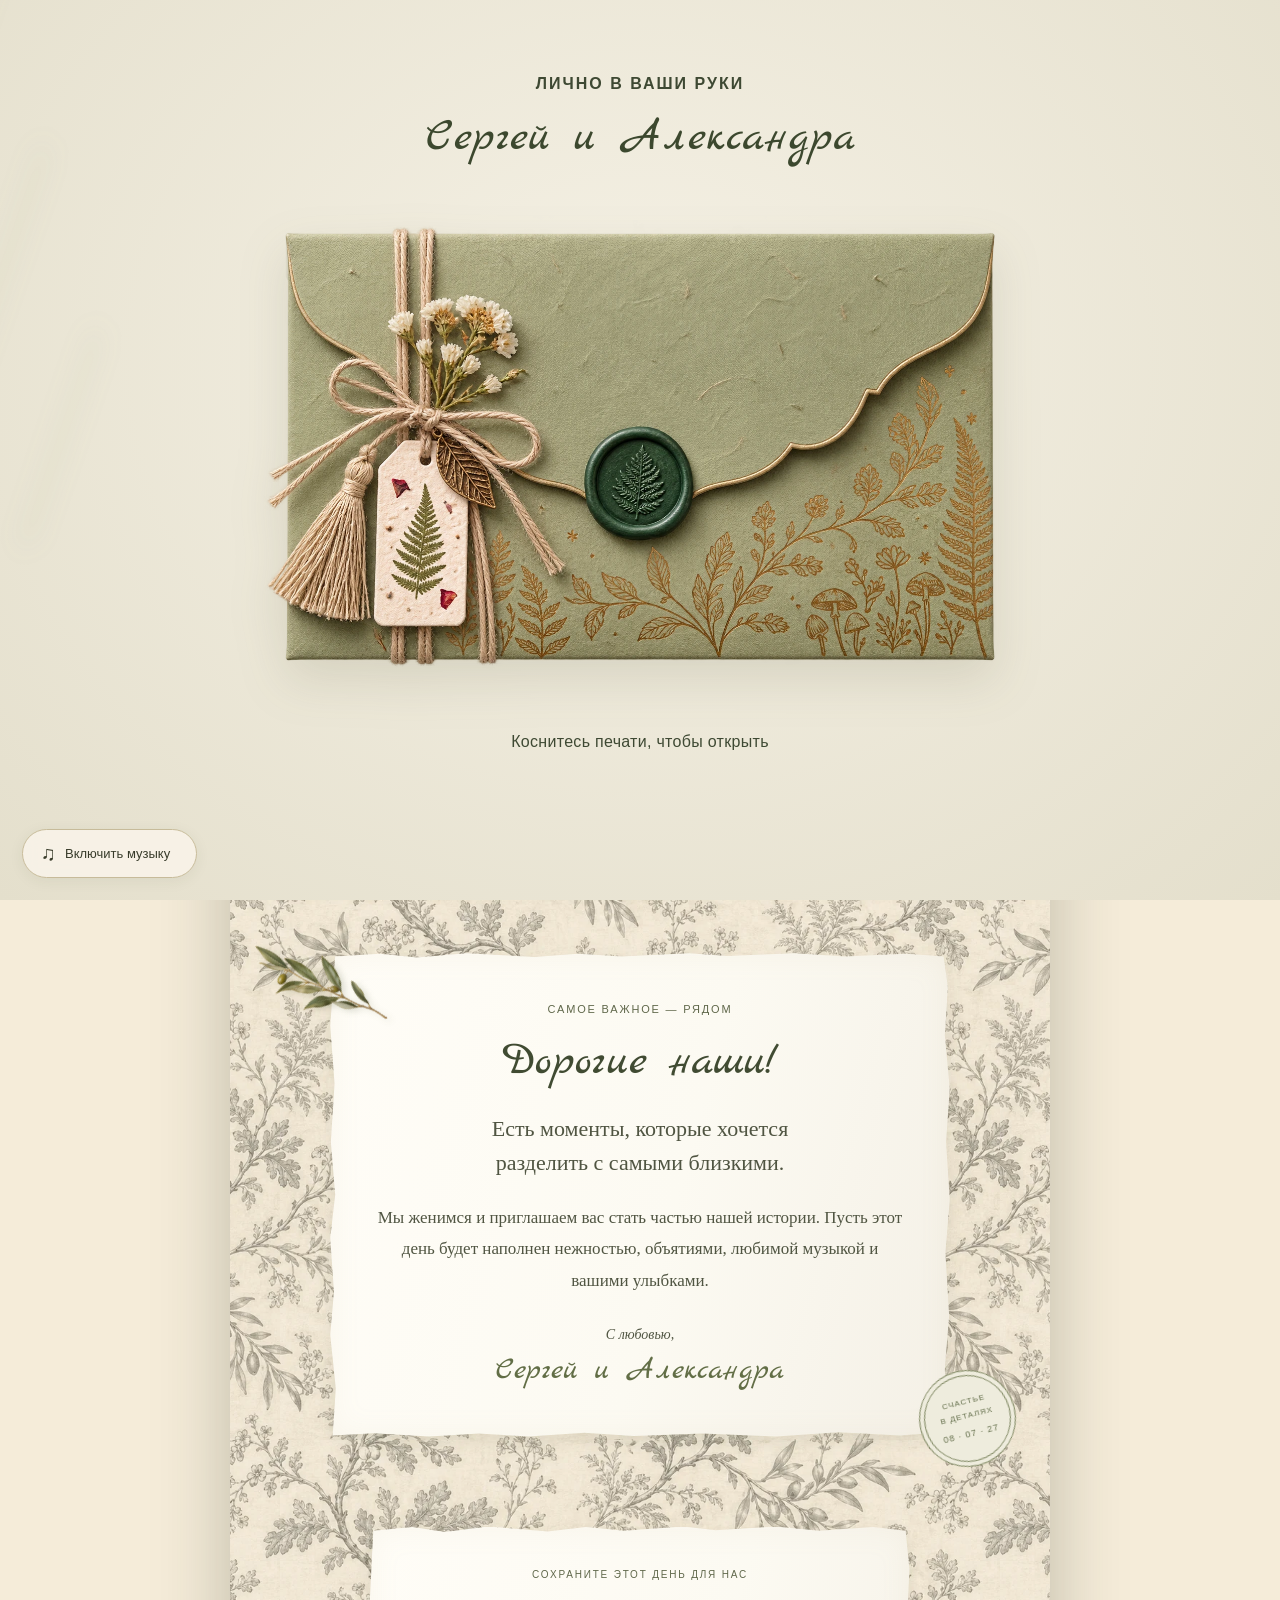
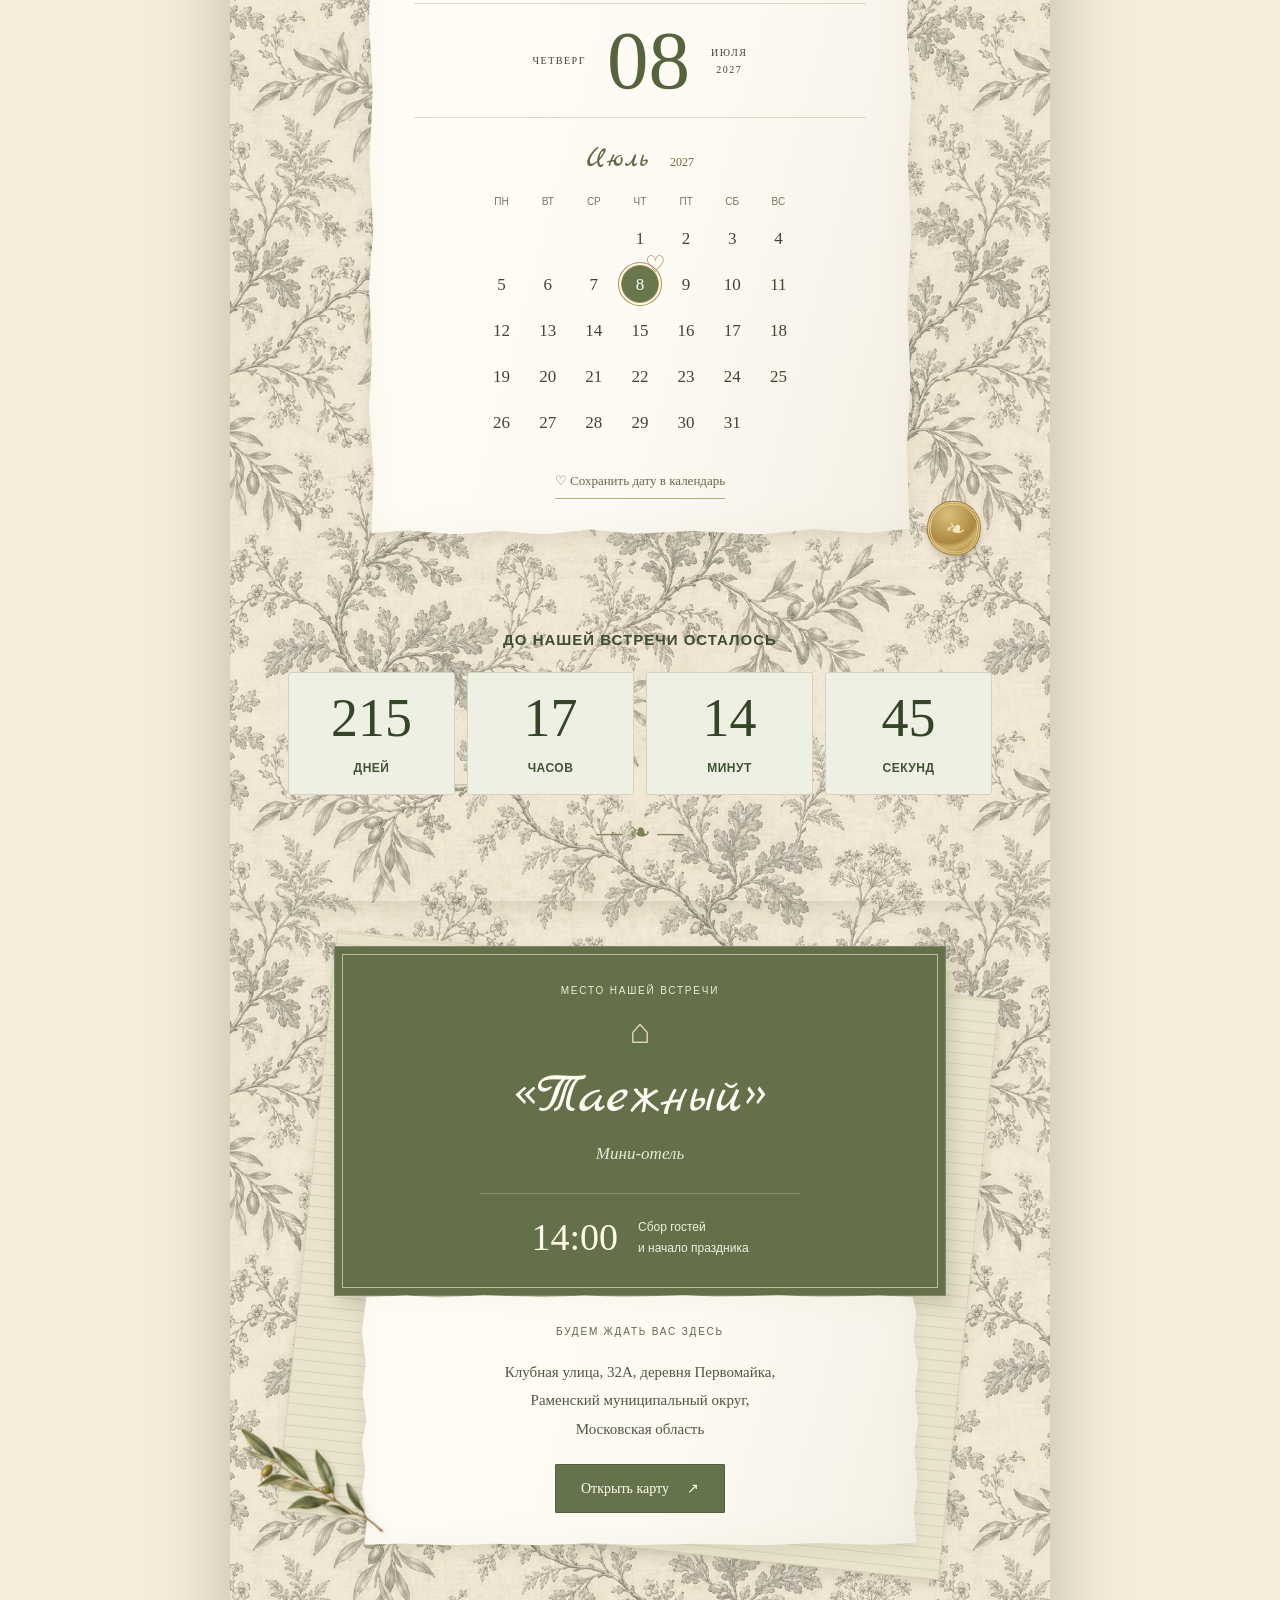
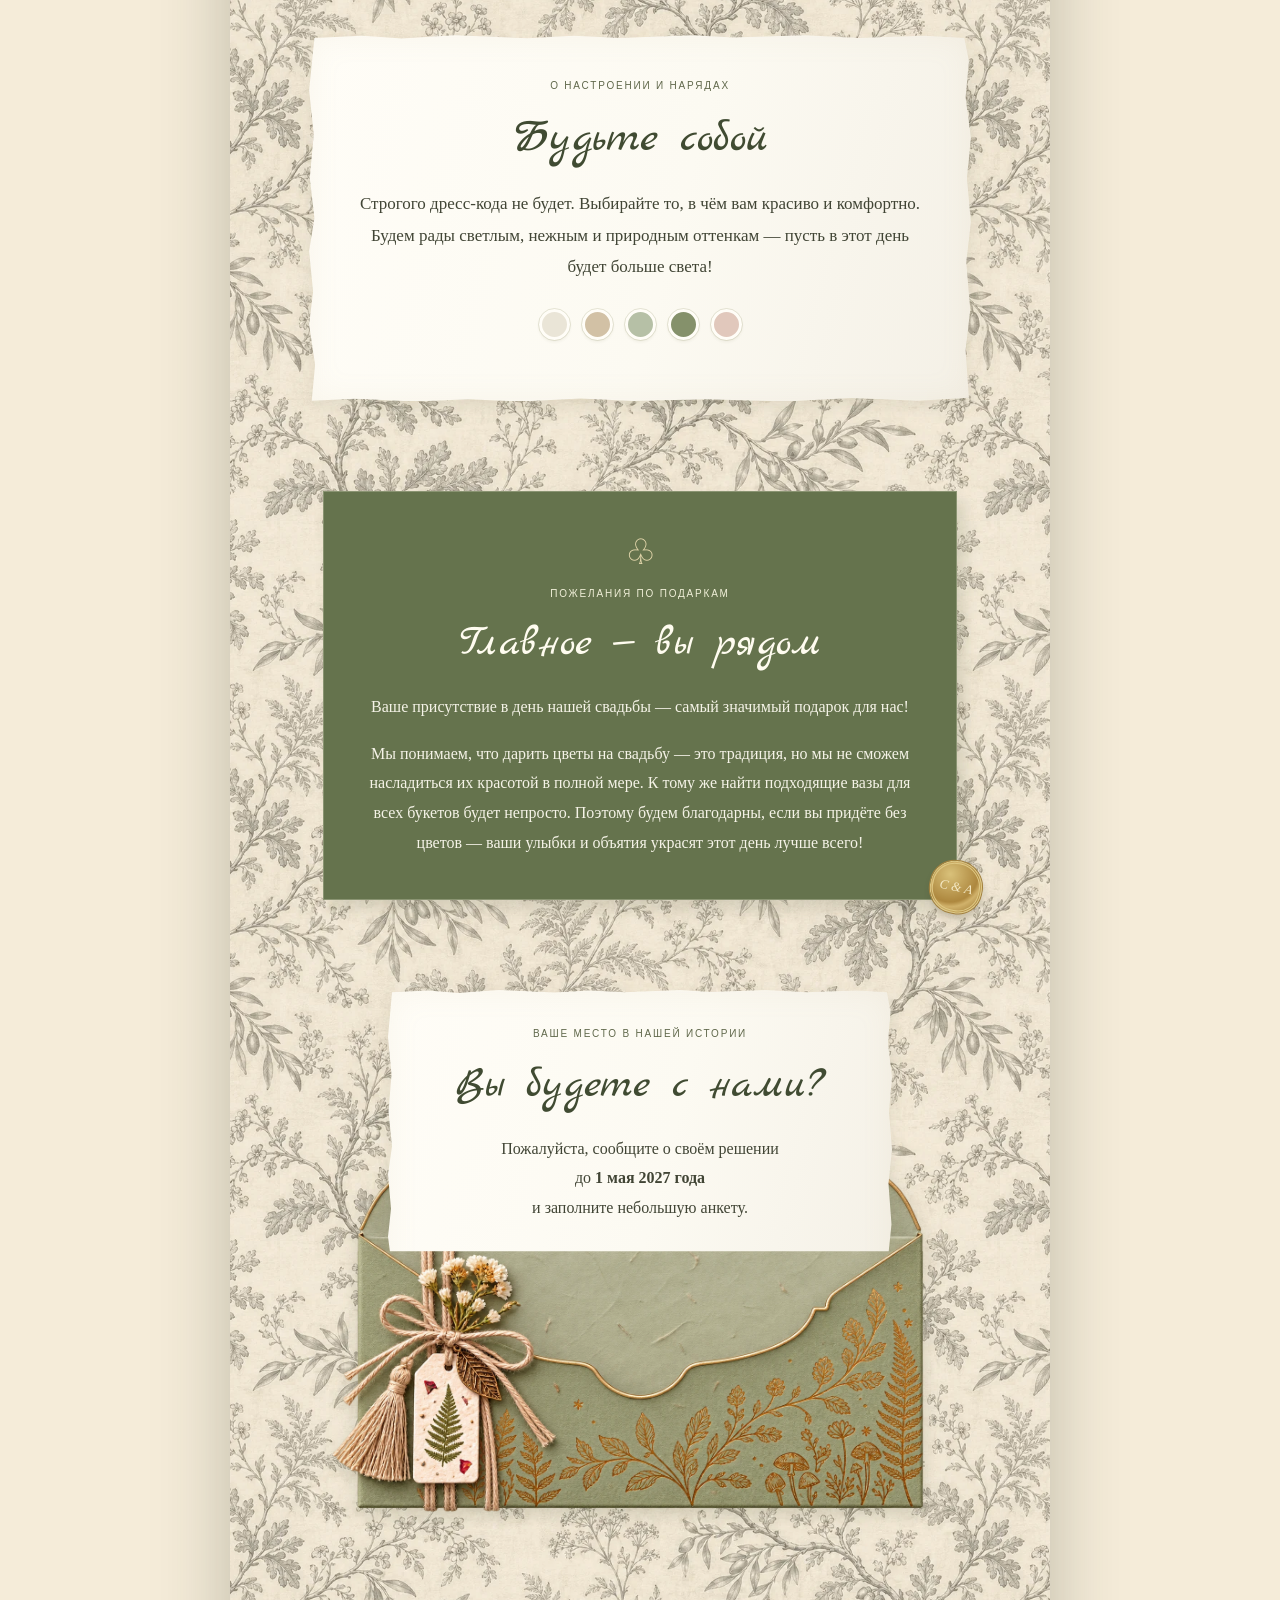
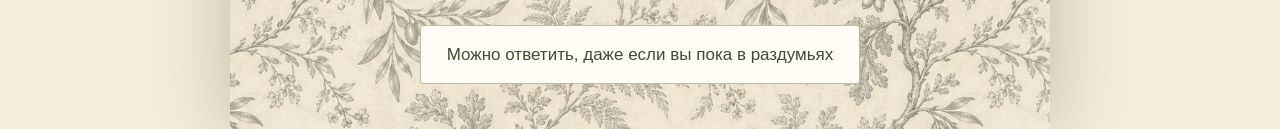
<file: index.html>
<!doctype html>
<html lang="ru"><head><meta charset="utf-8"><meta name="viewport" content="width=device-width,initial-scale=1"><meta name="theme-color" content="#eceee3"><meta name="description" content="Свадьба Сергея и Александры. 8 июля 2027 года, 14:00, мини-отель «Таежный»."><title>Приглашение на свадьбу · Сергей и Александра · 08.07.2027</title><link rel="stylesheet" href="style.css?v=7-mobile"><link rel="stylesheet" href="redesign.css?v=3-mobile"><script src="app.js?v=9-clean-footer" defer></script><script src="redesign.js?v=4" defer></script><link rel="stylesheet" href="readability.css?v=3"><meta property="og:type" content="website">
<meta property="og:locale" content="ru_RU">
<meta property="og:site_name" content="Сергей и Александра · Свадебное приглашение">
<meta property="og:title" content="Приглашение на свадьбу Сергея и Александры">
<meta property="og:description" content="8 июля 2027 · 14:00 · мини-отель «Таежный». Откройте конверт — внутри ваше приглашение 💌">
<meta property="og:url" content="https://invitationfromsa.ru/">
<meta property="og:image" content="https://invitationfromsa.ru/envelope-v2.png">
<meta property="og:image:type" content="image/png">
<meta property="og:image:width" content="1536">
<meta property="og:image:height" content="1024">
<meta property="og:image:alt" content="Шалфейный свадебный конверт с цветами и зелёной сургучной печатью">
<meta name="twitter:card" content="summary">
<meta name="twitter:title" content="Приглашение на свадьбу Сергея и Александры">
<meta name="twitter:description" content="8 июля 2027 · 14:00 · мини-отель «Таежный». Будем рады разделить этот день с вами!">
<meta name="twitter:image" content="https://invitationfromsa.ru/envelope-v2.png">
<meta name="twitter:image:alt" content="Наш свадебный конверт">
<link rel="canonical" href="https://invitationfromsa.ru/">
</head>
<body class="invitation-closed">
<div class="opening" id="opening"><div class="opening-caption">ЛИЧНО В ВАШИ РУКИ</div><p class="opening-note">Сергей и Александра</p><button class="envelope" id="envelope" aria-label="Открыть свадебное приглашение"><span class="envelope-back"></span><span class="letter"><span>Приглашение на свадьбу</span><strong>Сергей <br>& Александра</strong><small>08 · 07 · 2027</small></span><img class="envelope-body" src="envelope-v2.webp" alt="" width="1536" height="1024" srcset="envelope-v2-mobile.webp 768w, envelope-v2.webp 1536w" sizes="(max-width: 600px) 100vw, 820px" decoding="async" fetchpriority="high"><span class="envelope-flap"><img src="envelope-v2.webp" alt="" width="1536" height="1024" srcset="envelope-v2-mobile.webp 768w, envelope-v2.webp 1536w" sizes="(max-width: 600px) 100vw, 820px" decoding="async"></span></button><p class="open-hint">Коснитесь печати, чтобы открыть</p><div id="butterflies" aria-hidden="true"></div></div>
<div id="invitation" inert>
<header class="collage-header"><a class="monogram" href="#home" aria-label="В начало">С <i>&</i> А</a><nav aria-label="Разделы приглашения"><a href="#day">Наш день</a><a href="#place">Место</a><a href="#confirmation">Ответить</a></nav></header>
<main>
<section class="hero" id="home"><div class="hero-content"><p class="eyebrow">МАЛЕНЬКОЕ ПРИГЛАШЕНИЕ В НАШУ ИСТОРИЮ</p><div class="portrait-collage"><span class="book-fragment" aria-hidden="true"></span><figure class="portrait-frame"><img src="vintage-forest.webp" alt="Живописная летняя лесная поляна в утреннем свете" width="1024" height="1536" srcset="vintage-forest-mobile.webp 512w, vintage-forest.webp 1024w" sizes="(max-width: 600px) 100vw, 820px" decoding="async"></figure><span class="wax-stamp" aria-hidden="true">С & А</span><span class="pressed-leaf leaf-one" aria-hidden="true"></span></div><div class="hero-paper paper"><p class="hero-overline">Мы женимся!</p><h1>Сергей<span class="amp">&</span>Александра</h1><p class="hero-subtitle">И будем счастливы, если вы <br>разделите с нами этот день</p><div class="hero-date"><span>08</span><i>июля</i><span>2027</span></div></div><a class="scroll-link" href="#day">Наше приглашение для вас <span>↓</span></a></div></section>
<div class="melody-strip paper"><span class="music-caption">Немного музыки для настроения</span><button class="paper-music" id="paper-music" type="button" aria-label="Включить нашу мелодию"><span class="music-play" aria-hidden="true">▶</span><span id="paper-music-label">Включить нашу мелодию</span></button><span class="melody-note" aria-hidden="true">♫</span></div>
<section class="welcome section collage-section" id="day"><span class="pressed-leaf leaf-two" aria-hidden="true"></span><div class="welcome-paper paper"><p class="eyebrow">САМОЕ ВАЖНОЕ — РЯДОМ</p><h2>Дорогие наши!</h2><p class="lead">Есть моменты, которые хочется <br>разделить с самыми близкими.</p><p>Мы женимся и приглашаем вас стать частью нашей истории. Пусть этот день будет наполнен нежностью, объятиями, любимой музыкой и вашими улыбками.</p><p class="paper-signature">С любовью, <br><span>Сергей и Александра</span></p></div><span class="postmark" aria-hidden="true">СЧАСТЬЕ <br>В ДЕТАЛЯХ <br><b>08 · 07 · 27</b></span></section>
<section class="date-collage section collage-section" id="date"><div class="calendar-paper paper"><p class="eyebrow">СОХРАНИТЕ ЭТОТ ДЕНЬ ДЛЯ НАС</p><div class="tearoff-date"><span>ЧЕТВЕРГ</span><strong>08</strong><span>ИЮЛЯ <br>2027</span></div><div class="calendar"><div class="calendar-heading">Июль <span>2027</span></div><div class="weekdays"><span>ПН</span><span>ВТ</span><span>СР</span><span>ЧТ</span><span>ПТ</span><span>СБ</span><span>ВС</span></div><div class="calendar-days" id="calendar"></div></div><a class="save-date" href="wedding.ics" download="Свадьба Сергея и Александры.ics">♡ Сохранить дату в календарь</a></div><span class="small-seal" aria-hidden="true">❧</span></section>
<section class="countdown-section section collage-section"><p class="eyebrow">ДО НАШЕЙ ВСТРЕЧИ ОСТАЛОСЬ</p><div class="countdown" id="countdown" aria-label="До свадьбы"></div><div class="flourish" aria-hidden="true">— ❧ —</div></section>
<section class="place section collage-section" id="place"><div class="venue-underlay book-fragment" aria-hidden="true"></div><div class="venue-green"><p class="eyebrow">МЕСТО НАШЕЙ ВСТРЕЧИ</p><span class="venue-mark" aria-hidden="true">⌂</span><h2>«Таежный»</h2><p class="place-type">Мини-отель</p><div class="venue-time-line"><strong>14:00</strong><span>Сбор гостей <br>и начало праздника</span></div></div><div class="address-paper paper"><p class="eyebrow">БУДЕМ ЖДАТЬ ВАС ЗДЕСЬ</p><address>Клубная улица, 32А, деревня Первомайка, <br>Раменский муниципальный округ, <br>Московская область</address><a class="button" href="https://yandex.ru/maps/?text=Мини-отель%20Таежный%20Первомайка%20Клубная%2032А" target="_blank" rel="noopener">Открыть карту <span>↗</span></a></div><span class="pressed-leaf leaf-three" aria-hidden="true"></span></section>
<section class="details section collage-section" id="details"><div class="dress-paper paper"><p class="eyebrow">О НАСТРОЕНИИ И НАРЯДАХ</p><h2>Будьте собой</h2><p>Строгого дресс-кода не будет. Выбирайте то, в чём вам красиво и комфортно. Будем рады светлым, нежным и природным оттенкам — пусть в этот день будет больше света!</p><div class="swatches" aria-label="Для вдохновения: молочный, песочный, шалфейный, оливковый и нежно-розовый"><span></span><span></span><span></span><span></span><span></span></div></div></section>
<section class="gifts section collage-section"><div class="gifts-green"><span class="gift-mark" aria-hidden="true">♧</span><p class="eyebrow">ПОЖЕЛАНИЯ ПО ПОДАРКАМ</p><h2>Главное — вы рядом</h2><p>Ваше присутствие в день нашей свадьбы — самый значимый подарок для нас!</p><p>Мы понимаем, что дарить цветы на свадьбу — это традиция, но мы не сможем насладиться их красотой в полной мере. К тому же найти подходящие вазы для всех букетов будет непросто. Поэтому будем благодарны, если вы придёте без цветов — ваши улыбки и объятия украсят этот день лучше всего!</p></div><span class="small-seal gift-seal" aria-hidden="true">С & А</span></section>
<section class="rsvp-section section collage-section" id="confirmation"><div class="reply-open-scene"><div class="open-envelope-back" aria-hidden="true"><img src="open-envelope.webp" alt="" width="1536" height="1024" srcset="open-envelope-mobile.webp 768w, open-envelope.webp 1536w" sizes="(max-width: 600px) 100vw, 820px" decoding="async" loading="lazy"></div><div class="reply-paper paper"><p class="eyebrow">ВАШЕ МЕСТО В НАШЕЙ ИСТОРИИ</p><h2>Вы будете с нами?</h2><p>Пожалуйста, сообщите о своём решении <br>до <strong>1 мая 2027 года</strong><br>и заполните небольшую анкету.</p></div><div class="open-envelope-front" aria-hidden="true"><img src="open-envelope.webp" alt="" width="1536" height="1024" srcset="open-envelope-mobile.webp 768w, open-envelope.webp 1536w" sizes="(max-width: 600px) 100vw, 820px" decoding="async" loading="lazy"></div></div><div class="rsvp-dock" id="rsvp-dock"><a class="floating-rsvp" href="rsvp.html"><span aria-hidden="true">✓</span> Подтвердить присутствие <span aria-hidden="true">↗</span></a></div><p class="rsvp-small">Можно ответить, даже если вы пока в раздумьях</p></section>

</main></div>

<button class="music-button" id="music" aria-label="Включить фоновую музыку" aria-pressed="false"><span>♫</span> <span id="music-label">Включить музыку</span></button></body></html>
</file>
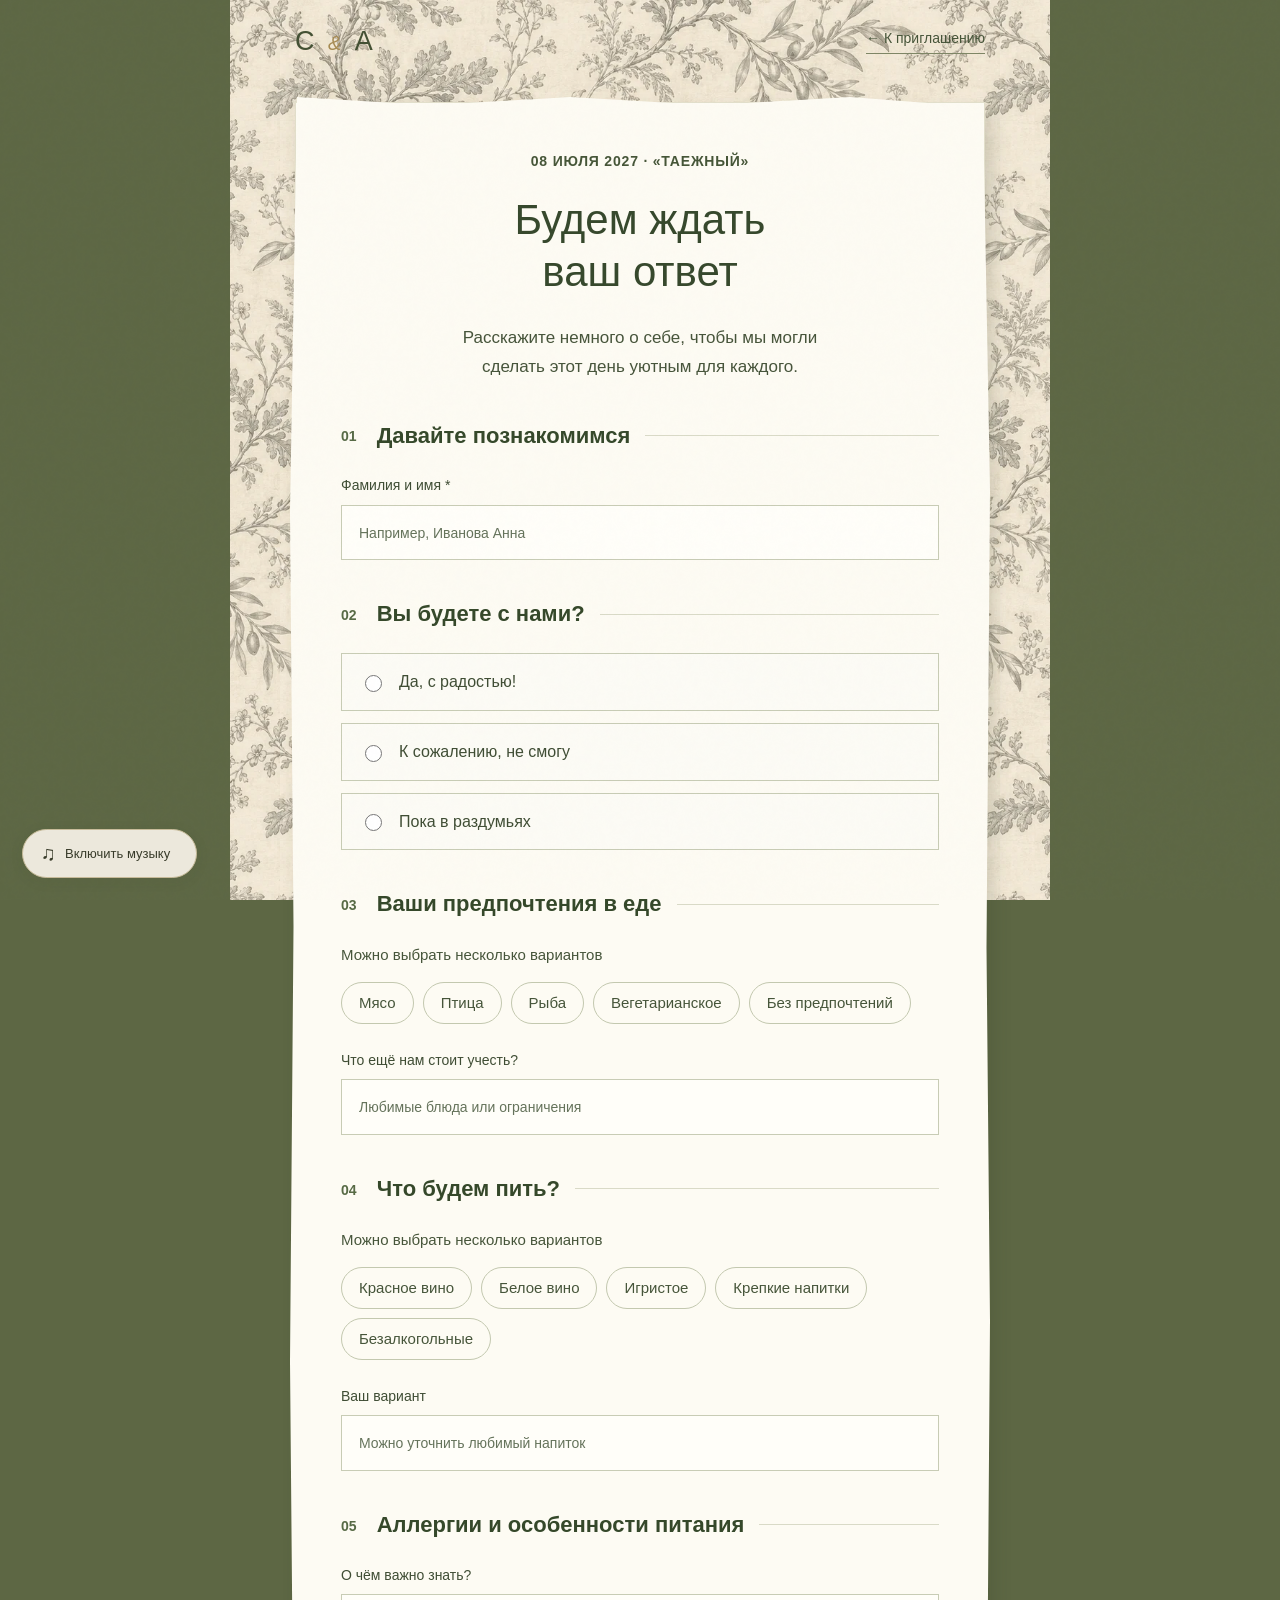
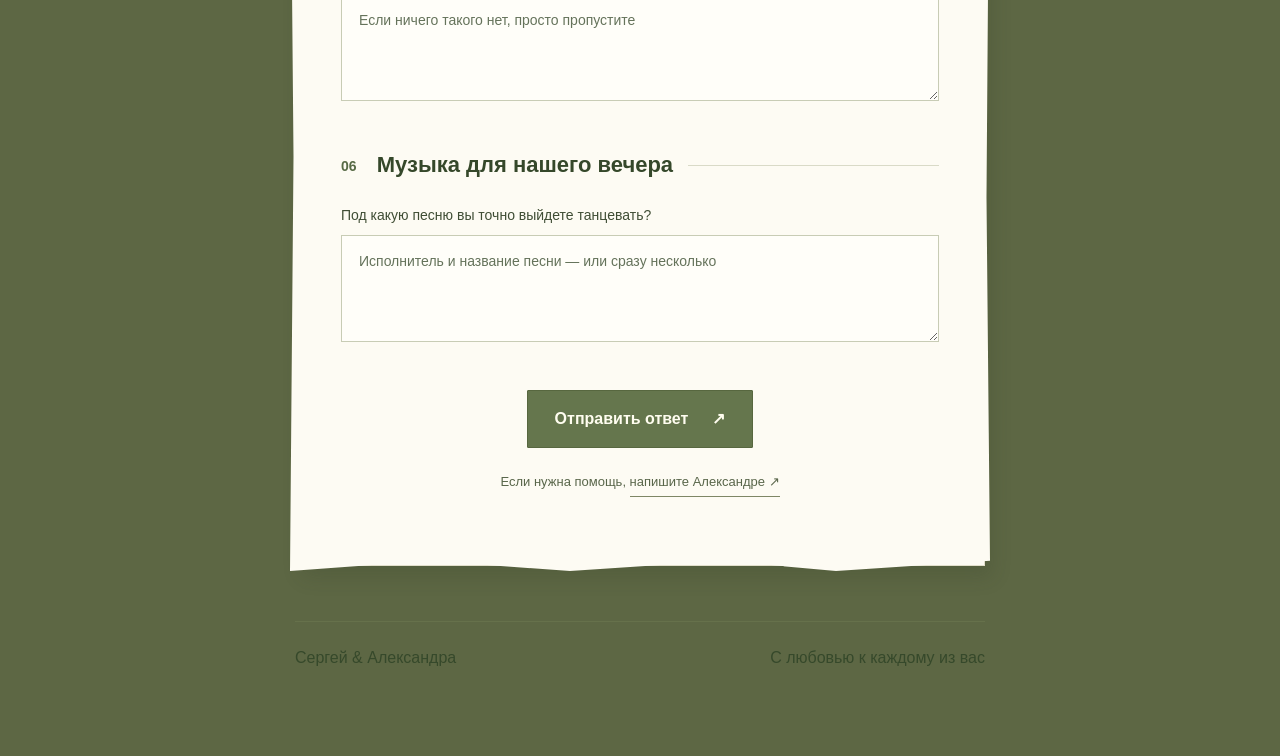
<file: rsvp.html>
<!doctype html><html lang="ru"><head><meta charset="utf-8"><meta name="viewport" content="width=device-width,initial-scale=1"><meta name="theme-color" content="#eceee3"><title>Анкета гостя · Сергей и Александра</title><link rel="stylesheet" href="style.css?v=7-mobile"><link rel="stylesheet" href="redesign.css?v=3-mobile"><script src="app.js?v=8-google" defer></script><link rel="stylesheet" href="readability.css?v=2"><meta property="og:type" content="website">
<meta property="og:locale" content="ru_RU">
<meta property="og:site_name" content="Сергей и Александра · Свадебное приглашение">
<meta property="og:title" content="Приглашение на свадьбу Сергея и Александры">
<meta property="og:description" content="8 июля 2027 · 14:00 · мини-отель «Таежный». Откройте конверт — внутри ваше приглашение 💌">
<meta property="og:url" content="https://invitationfromsa.ru/rsvp.html">
<meta property="og:image" content="https://invitationfromsa.ru/envelope-v2.png">
<meta property="og:image:type" content="image/png">
<meta property="og:image:width" content="1536">
<meta property="og:image:height" content="1024">
<meta property="og:image:alt" content="Шалфейный свадебный конверт с цветами и зелёной сургучной печатью">
<meta name="twitter:card" content="summary">
<meta name="twitter:title" content="Приглашение на свадьбу Сергея и Александры">
<meta name="twitter:description" content="8 июля 2027 · 14:00 · мини-отель «Таежный». Будем рады разделить этот день с вами!">
<meta name="twitter:image" content="https://invitationfromsa.ru/envelope-v2.png">
<meta name="twitter:image:alt" content="Наш свадебный конверт">
<link rel="canonical" href="https://invitationfromsa.ru/rsvp.html">
</head><body class="form-page"><header><a class="monogram" href="index.html#home">С <i>&</i> А</a><a class="text-link" href="index.html#home">← К приглашению</a></header><main class="form-main"><p class="eyebrow">08 ИЮЛЯ 2027 · «ТАЕЖНЫЙ»</p><h1>Будем ждать <br><em>ваш ответ</em></h1><p class="form-intro">Расскажите немного о себе, чтобы мы могли <br>сделать этот день уютным для каждого.</p><form id="guest-form"><fieldset><legend><span>01</span> Давайте познакомимся</legend><label for="guest-name">Фамилия и имя *</label><input id="guest-name" name="name" autocomplete="name" placeholder="Например, Иванова Анна" maxlength="100" required><div class="form-honeypot" aria-hidden="true"><label>Не заполняйте это поле<input name="website" autocomplete="off" tabindex="-1"></label></div></fieldset><fieldset><legend><span>02</span> Вы будете с нами?</legend><div class="attendance"><label class="choice"><input type="radio" name="attendance" value="Да, с радостью буду!" required><span>Да, с радостью!</span></label><label class="choice"><input type="radio" name="attendance" value="К сожалению, не смогу"><span>К сожалению, не смогу</span></label><label class="choice"><input type="radio" name="attendance" value="Пока в раздумьях"><span>Пока в раздумьях</span></label></div></fieldset><div id="preferences"><fieldset><legend><span>03</span> Ваши предпочтения в еде</legend><p class="field-hint">Можно выбрать несколько вариантов</p><div class="chips" data-options="Мясо|Птица|Рыба|Вегетарианское|Без предпочтений" data-name="food"></div><label for="food-other">Что ещё нам стоит учесть?</label><input name="foodOther" id="food-other" maxlength="300" placeholder="Любимые блюда или ограничения"></fieldset><fieldset><legend><span>04</span> Что будем пить?</legend><p class="field-hint">Можно выбрать несколько вариантов</p><div class="chips" data-options="Красное вино|Белое вино|Игристое|Крепкие напитки|Безалкогольные" data-name="drinks"></div><label for="drinks-other">Ваш вариант</label><input name="drinksOther" id="drinks-other" maxlength="200" placeholder="Можно уточнить любимый напиток"></fieldset><fieldset><legend><span>05</span> Аллергии и особенности питания</legend><label for="allergies">О чём важно знать?</label><textarea name="allergies" id="allergies" rows="3" maxlength="500" placeholder="Если ничего такого нет, просто пропустите"></textarea></fieldset><fieldset><legend><span>06</span> Музыка для нашего вечера</legend><label for="songs">Под какую песню вы точно выйдете танцевать?</label><textarea name="songs" id="songs" rows="3" maxlength="500" placeholder="Исполнитель и название песни — или сразу несколько"></textarea></fieldset></div><div class="form-send"><button class="button" type="submit">Отправить ответ <span>↗</span></button><p class="form-contact">Если нужна помощь, <a class="text-link" href="https://t.me/alex36610" target="_blank" rel="noopener">напишите Александре ↗</a></p></div></form><section class="response-panel" id="response-panel" hidden aria-live="polite"></section></main><footer><span>Сергей & Александра</span><span>С любовью к каждому из вас</span></footer><button class="music-button" id="music" aria-label="Включить фоновую музыку" aria-pressed="false"><span>♫</span> <span id="music-label">Включить музыку</span></button></body></html>
</file>
<file: style.css>
:root{--paper:#faf8f0;--ink:#354536;--sage:#7c8d73;--muted:#697261;--line:#c9ceba;--gold:#a58c58}*{box-sizing:border-box}html{scroll-behavior:smooth;scroll-padding-top:80px}body{margin:0;background:var(--paper);color:var(--ink);font:18px/1.75 Georgia,'Times New Roman',serif}body:after{content:"";position:fixed;inset:0;pointer-events:none;opacity:.12;z-index:10;background-image:url("data:image/svg+xml,%3Csvg viewBox='0 0 180 180' xmlns='http://www.w3.org/2000/svg'%3E%3Cfilter id='n'%3E%3CfeTurbulence type='fractalNoise' baseFrequency='.7' numOctaves='3' stitchTiles='stitch'/%3E%3C/filter%3E%3Crect width='100%25' height='100%25' opacity='.22' filter='url(%23n)'/%3E%3C/svg%3E")}a{color:inherit;text-decoration:none}button,input,textarea{font:inherit}button,a,input,textarea{touch-action:manipulation}button{cursor:pointer}button:disabled{cursor:default}button:focus-visible,a:focus-visible,input:focus-visible,textarea:focus-visible,summary:focus-visible{outline:2px solid var(--gold);outline-offset:5px}p{margin:0 0 22px}h1,h2,h3{font-weight:400;line-height:1.15;margin:0}h2{font-size:clamp(36px,4.4vw,62px);margin:18px 0 32px}h3{font-size:29px}small{font-size:13px;color:var(--muted)}header{height:96px;max-width:1320px;margin:auto;padding:0 6%;display:flex;align-items:center;justify-content:space-between;gap:24px;border-bottom:1px solid #a8b69e36;background:#faf8f0}.monogram{font-size:30px;letter-spacing:3px;white-space:nowrap}.monogram i{font-size:20px;color:var(--gold)}nav{display:flex;gap:38px;font-size:15px}nav a:hover,.text-link:hover{color:#89996b}.nav-rsvp{font-size:14px;border-bottom:1px solid var(--sage);padding-bottom:4px}.eyebrow,.tiny,.opening-caption{font:11px/1.7 'Segoe UI',sans-serif;letter-spacing:2.7px}.eyebrow{color:#617151}.tiny{letter-spacing:1.4px;color:var(--muted)}.hero{min-height:780px;height:calc(100svh - 96px);max-height:1100px;position:relative;display:flex;align-items:center;justify-content:center;text-align:center;overflow:hidden}.hero-art{position:absolute;inset:0;background:url('forest.webp') center/cover no-repeat;opacity:.87}.hero-art:after{content:"";position:absolute;inset:0;background:linear-gradient(0deg,var(--paper),transparent 18%,transparent 85%,#faf8f033)}.hero-content{position:relative;margin-top:-45px}.hero h1{font-size:clamp(62px,7.4vw,108px);letter-spacing:-4px;line-height:.98}.amp{display:block;font-size:52px;font-style:italic;line-height:1.1;color:var(--gold);margin:10px 0 0}.hero-subtitle{font-size:20px;font-style:italic;margin:30px 0 24px}.hero-date{display:flex;justify-content:center;gap:20px;align-items:center}.hero-date span{font-size:29px;letter-spacing:3px}.hero-date i{font-size:21px;color:var(--muted)}.scroll-link{font-size:13px;display:block;margin-top:34px}.scroll-link span{display:block;font-size:24px;margin-top:8px}.hero-footnote{position:absolute;bottom:26px;font:9px 'Segoe UI',sans-serif;letter-spacing:3px}.section{padding:100px 7%;max-width:1240px;margin:auto}.welcome{text-align:center;max-width:1000px}.lead{font-size:25px;line-height:1.5}.welcome>p:not(.eyebrow){color:#5b6454}.twig{font-size:32px;color:var(--gold);margin:48px 0}.twig:before,.twig:after{content:"";display:inline-block;vertical-align:middle;width:90px;height:1px;background:var(--line);margin:0 20px}.date-layout{display:grid;grid-template-columns:1fr 1fr;gap:60px;align-items:center;margin-top:40px}.script{font:italic 30px/1.5 Georgia,serif;color:#70835f}.date-message h3{font-size:39px;margin:15px 0}.date-message p{font-size:17px;margin-bottom:12px}.calendar{border:1px solid #8b997c;border-radius:140px 140px 8px 8px;padding:45px 32px 25px;max-width:360px;width:100%;margin:auto}.calendar-heading{font-size:28px;margin-bottom:20px}.calendar-heading span{font-size:14px;color:var(--muted);margin-left:8px}.weekdays,.calendar-days{display:grid;grid-template-columns:repeat(7,1fr);gap:6px;text-align:center}.weekdays{font:9px 'Segoe UI',sans-serif;color:var(--muted);margin-bottom:12px}.calendar-days span{font-size:16px;position:relative;aspect-ratio:1;display:grid;place-items:center;line-height:1}.calendar-days .wedding-day{border:1px solid var(--gold);border-radius:50%;color:var(--ink);background:#e8e9da}.calendar-days .wedding-day:after{content:"♡";position:absolute;right:-7px;top:-13px;color:var(--gold);font-size:24px}.place{display:grid;grid-template-columns:1fr 1fr;gap:75px;align-items:center;background:#eceee4;max-width:none;padding-left:max(7%,calc((100vw - 1080px)/2));padding-right:max(7%,calc((100vw - 1080px)/2))}.place-illustration{position:relative;padding:0 20px 20px}.place-window{height:460px;background:url('forest.webp') 10% center/auto 100%;border-radius:48% 48% 2px 2px;border:8px solid #f6f5eb;box-shadow:0 12px 30px #52624215}.place-art-label{display:block;text-align:center;font-size:16px;font-style:italic;margin-top:14px}.place-copy h2{font-size:57px;margin-bottom:5px}.place-type{font-size:17px;font-style:italic;color:var(--muted);margin-bottom:30px}.place-copy p:not(.eyebrow){font-size:17px}address{font-style:normal;font-size:15px;color:var(--muted);margin:25px 0}.text-link{font-size:14px;border-bottom:1px solid var(--sage);padding-bottom:7px}.details{text-align:center}.detail-columns{display:grid;grid-template-columns:1fr 1fr;gap:85px;margin-top:60px}.detail-columns article{padding:0 10px}.detail-columns article+article{border-left:1px solid var(--line);padding-left:65px}.detail-symbol{font-size:44px;color:var(--sage);display:block;height:70px}.detail-columns h3{font-size:27px;margin:18px 0 23px}.detail-columns p{font-size:17px;color:#59624f}.swatches{display:flex;justify-content:center;gap:12px;margin:24px 0 13px}.swatches span{width:34px;height:34px;border-radius:50%;background:#eae5d7;border:1px solid #c8c6b5}.swatches span:nth-child(2){background:#d2c1a5}.swatches span:nth-child(3){background:#b6c0a6}.swatches span:nth-child(4){background:#85916b}.swatches span:nth-child(5){background:#e1c8bc}.rsvp-section{text-align:center;background:#e7ebdf;max-width:none;padding:62px 7%}.rsvp-border{max-width:960px;margin:auto;padding:62px 20px;border:1px solid #a8b293;outline:1px solid #c2cab6;outline-offset:9px}.rsvp-border p{font-size:18px}.button{display:inline-flex;align-items:center;justify-content:center;gap:35px;background:#4e6448;color:#fffdf3;border:1px solid #4e6448;padding:17px 30px;border-radius:3px;font-size:16px;line-height:1.5;transition:background .2s,transform .2s}.button:hover{background:#3b5237;transform:translateY(-2px)}.rsvp-border .rsvp-small{font-size:12px;margin:18px 0 0;color:var(--muted)}.closing{text-align:center;position:relative;background:linear-gradient(#faf8f0de,#faf8f0d9),url('forest.webp') bottom/cover;max-width:none}.countdown{display:flex;justify-content:center;gap:45px;margin:26px 0 42px}.countdown div{min-width:65px}.countdown b{display:block;font-weight:400;font-size:47px;line-height:1.2}.countdown small{font:10px 'Segoe UI',sans-serif;letter-spacing:2px}.closing-message{font-size:18px}.signature{font-style:italic;font-size:32px;margin-bottom:13px}footer{padding:30px 7% 80px;display:flex;justify-content:space-between;align-items:center;gap:15px;font:12px/1.5 'Segoe UI',sans-serif;color:var(--muted);border-top:1px solid var(--line)}.text-button{border:0;border-bottom:1px solid #bbc0ae;padding:5px 0;background:none;color:var(--muted);font-size:13px}.music-button{position:fixed;bottom:20px;right:24px;z-index:60;border:1px solid #bdc6af;border-radius:40px;background:#faf8f0ed;color:var(--ink);font:12px 'Segoe UI',sans-serif;padding:12px 18px;box-shadow:0 4px 20px #2e452415;display:flex;gap:9px;align-items:center;backdrop-filter:blur(8px)}.music-button>span:first-child{font-size:20px}.music-button[aria-pressed=true]{background:#e6ebde}.invitation-closed{overflow:hidden}.opening{position:fixed;inset:0;z-index:50;display:flex;flex-direction:column;align-items:center;justify-content:center;background:radial-gradient(ellipse at 50% 30%,#faf8efb8,#e5eadbdc),url('forest.webp') center/cover;transition:opacity 1s,visibility 1s}.opening-caption{margin-top:-20px;color:#586849}.opening-note{font-size:24px;font-style:italic;margin:18px 20px 100px;text-align:center}.envelope{position:relative;width:400px;height:255px;background:none;border:none;padding:0;perspective:1200px;isolation:isolate;filter:drop-shadow(0 20px 24px #4f66402b)}.envelope-back{position:absolute;inset:0;background:#a8b49a;border-radius:4px}.envelope-front{position:absolute;inset:0;z-index:4;background:#bec9ad;clip-path:polygon(0 0,50% 57%,100% 0,100% 100%,0 100%);border-radius:3px}.envelope-front:after{content:"";position:absolute;inset:0;background:#c7cfb8;clip-path:polygon(0 100%,50% 48%,100% 100%)}.envelope-flap{position:absolute;inset:0;z-index:5;background:#cad3bd;clip-path:polygon(0 0,100% 0,50% 60%);transform-origin:50% 0;transition:transform .9s ease,z-index .1s .5s;backface-visibility:visible}.seal{position:absolute;left:calc(50% - 31px);top:104px;width:62px;height:62px;border-radius:50%;z-index:6;display:grid;place-items:center;background:radial-gradient(circle at 30% 20%,#d4bb80,#aa8c51);color:#faf4dd;border:3px double #c3a367;box-shadow:0 4px 7px #5d582d38;font-size:15px;font-style:italic;transition:opacity .3s}.letter{display:flex;align-items:center;flex-direction:column;justify-content:center;position:absolute;left:8%;width:84%;top:6%;height:88%;background:#fcfaf2;border:1px solid #e4dfc8;z-index:2;transition:transform 1.1s .55s;box-shadow:0 2px 10px #77777710}.letter>span{font-style:italic;font-size:15px;color:var(--muted)}.letter strong{font-weight:400;font-size:30px;line-height:1.2;margin:10px 0}.letter small{font-size:10px;letter-spacing:2px}.open-hint{font:12px 'Segoe UI',sans-serif;letter-spacing:1px;color:#526346;margin-top:45px}.opening.opened .envelope-flap{transform:rotateX(180deg);z-index:1}.opening.opened .seal{opacity:0}.opening.opened .letter{transform:translateY(-145px)}.opening.opened .open-hint,.opening.opened .opening-note,.opening.opened .opening-caption{opacity:0;transition:opacity .4s}.opening.finished{opacity:0;visibility:hidden;pointer-events:none}.butterfly{position:fixed;left:50%;top:50%;width:32px;height:28px;z-index:9;animation:fly 2.3s ease-out forwards;animation-delay:var(--delay);opacity:0}.butterfly:before,.butterfly:after{content:"";position:absolute;top:0;width:16px;height:25px;background:linear-gradient(30deg,#f8f0d6,#fffdf0);border:1px solid #b6ac8055;border-radius:80% 80% 30% 80%;transform-origin:right center;animation:flutter .18s ease-in-out infinite alternate;box-shadow:0 0 10px #fff7d480}.butterfly:after{left:16px;transform-origin:left center;border-radius:80% 80% 80% 30%;animation-direction:alternate-reverse}@keyframes flutter{to{transform:rotateY(75deg)}}@keyframes fly{0%{opacity:0;transform:translate(-50%,0) scale(.35)}12%{opacity:1}75%{opacity:1}100%{opacity:0;transform:translate(var(--x),var(--y)) rotate(var(--r)) scale(1.2)}}
.form-page{background:radial-gradient(ellipse at top right,#e7ebdc99,transparent 45%),var(--paper)}.form-main{max-width:760px;margin:70px auto 100px;padding:0 28px}.form-main>.eyebrow,.form-main>h1,.form-intro,.deadline{text-align:center}.form-main h1{font-size:65px}.form-main h1 em{color:#7f8f6c}.form-intro{margin:25px 0 12px;font-size:17px}.deadline{font:12px 'Segoe UI',sans-serif;color:var(--muted);margin-bottom:65px}fieldset{padding:0;border:none;border-top:1px solid var(--line);margin:0 0 38px}legend{font-size:25px;line-height:1.4;padding:0 15px 0 0;margin-bottom:25px}legend>span{font:11px 'Segoe UI',sans-serif;color:#8a956f;vertical-align:middle;margin-right:14px}form label:not(.choice){display:block;font-size:14px;margin-bottom:8px}input[type=text],input:not([type]),textarea{width:100%;border:1px solid #c8cebd;background:#fffef9;padding:14px 17px;color:var(--ink);border-radius:3px;font:16px/1.6 Georgia,serif}textarea{resize:vertical;min-height:105px}input::placeholder,textarea::placeholder{color:#88907e;font-size:14px}.attendance{display:flex;flex-direction:column;gap:12px}.choice{display:flex;align-items:center;gap:14px;border:1px solid #c7ceba;padding:15px 18px;cursor:pointer;font-size:16px;background:#fffef84d;border-radius:3px}.choice:has(input:checked){background:#e5ebdb;border-color:#789064}.choice input{accent-color:#5b734b;width:17px;height:17px}.field-hint{font-size:13px;color:var(--muted);margin-bottom:15px}.chips{display:flex;flex-wrap:wrap;gap:9px;margin-bottom:25px}.chips label{cursor:pointer;margin:0!important}.chips input{position:absolute;opacity:0;width:1px;height:1px}.chips span{display:block;padding:8px 17px;border:1px solid #c6ceba;border-radius:30px;font-size:14px;transition:background .2s}.chips input:checked+span{background:#dfe8d5;border-color:#6c855b}.chips input:focus-visible+span{outline:2px solid var(--gold);outline-offset:3px}.form-send{text-align:center}.form-send>p{font-size:14px}.form-send strong{font-weight:400;color:#556b45}.form-send .privacy-note{font:11px/1.7 'Segoe UI',sans-serif;color:var(--muted);max-width:430px;margin:20px auto}.response-panel{text-align:center;padding:40px 0}.response-panel p{font-size:16px}.response-panel details{text-align:left;margin:35px 0;padding:22px;border:1px solid var(--line)}summary{cursor:pointer;font-size:16px}.response-panel textarea{font-size:13px}.response-panel .text-button{margin-top:15px}[hidden]{display:none!important}
@media(min-width:1500px){.hero-art{background-size:100% 100%}}@media(max-width:760px){body{font-size:16px}header{height:76px;padding:0 6%;gap:15px}.monogram{font-size:25px}nav{gap:18px;font-size:12px}.nav-rsvp{display:none}.hero{height:calc(100svh - 76px);min-height:650px;max-height:900px}.hero-art{background-size:auto 100%;background-position:52% center}.hero-content{margin-top:-25px}.hero h1{font-size:clamp(52px,12vw,83px);letter-spacing:-2px}.amp{font-size:40px;margin:8px 0}.hero-subtitle{font-size:16px;margin:25px 0}.hero-date span{font-size:25px}.eyebrow{font-size:9px;letter-spacing:2px}.hero-footnote{font-size:8px;letter-spacing:2px;bottom:27px}.section{padding:70px 7%}.lead{font-size:22px}.date-layout{grid-template-columns:1fr;gap:35px;margin-top:10px}.date-message h3{font-size:34px}.calendar{max-width:320px}.twig{margin:30px 0}.place{grid-template-columns:1fr;gap:40px}.place-illustration{max-width:380px;width:100%;margin:auto}.place-window{height:350px}.place-copy{text-align:center}.place-copy h2{font-size:46px}.detail-columns{grid-template-columns:1fr;gap:40px;margin-top:35px}.detail-columns article+article{padding:30px 10px 0;border-left:0;border-top:1px solid var(--line)}.details h2{font-size:40px}.rsvp-section{padding:45px 7%}.rsvp-border{padding:45px 14px}.rsvp-border h2{font-size:36px}.rsvp-border p{font-size:15px}.button{font-size:14px;padding:16px 20px;gap:20px}.rsvp-border .rsvp-small{font-size:10px}.countdown{gap:18px}.countdown div{min-width:50px}.countdown b{font-size:37px}.countdown small{font-size:8px;letter-spacing:1px}.closing-message{font-size:16px}.signature{font-size:26px}footer{flex-wrap:wrap;justify-content:center;text-align:center;font-size:10px;padding-bottom:85px;column-gap:25px}.music-button{right:14px;bottom:14px;font-size:10px;padding:9px 14px}.opening-note{font-size:19px;margin-bottom:95px}.envelope{width:310px;height:205px}.seal{top:78px;width:56px;height:56px;left:calc(50% - 28px)}.letter strong{font-size:25px}.letter>span{font-size:13px}.letter small{font-size:9px}.opening.opened .letter{transform:translateY(-115px)}.opening-caption{font-size:10px}.open-hint{font-size:10px;margin-top:35px}.desktop-break{display:none}.form-main{margin-top:50px;padding:0 23px}.form-main h1{font-size:49px}.form-intro{font-size:15px}.deadline{font-size:10px;margin-bottom:50px}legend{font-size:21px}.form-page header .text-link{font-size:12px}}@media(prefers-reduced-motion:reduce){html{scroll-behavior:auto}*,*:before,*:after{animation:none!important;transition:none!important}.opening.opened .letter{transform:translateY(-100px)}.butterfly{display:none}}


/* Refined botanical stationery — October 2026 revision */
@font-face{font-family:Marck;src:url('[data-uri]') format('truetype');font-display:swap;font-weight:400}
:root{--paper:#f8f3e8;--ink:#383b2a;--sage:#7e8665;--muted:#72705e;--line:#d0c6ae;--gold:#a78b53}
body{background:#e9e4d7}body:after{opacity:.08}header{height:78px;background:#f8f3e8e8;max-width:1100px;border-color:#b3a98e55}.monogram{font-size:25px}.monogram i{color:var(--gold)}nav{font-size:13px;gap:30px}.nav-rsvp{font-size:12px}
#invitation{max-width:1100px;margin:auto;background:var(--paper);box-shadow:0 12px 100px #343a2515}
.hero{height:auto;min-height:0;max-height:none;padding:46px 35px 65px;background:#e9e4d7;overflow:visible}
.hero-art{display:none}.hero-content{width:660px;max-width:100%;min-height:800px;margin:0;display:flex;flex-direction:column;align-items:center;justify-content:center;padding:58px 23% 48px 9%;background:url('invitation-paper.webp') center/100% 100% no-repeat;box-shadow:0 18px 45px #373a2726;position:relative;transform:rotate(-1deg)}
.hero-content:after{content:"";position:absolute;inset:16px 19% 16px 16px;border:1px solid #ad915132;pointer-events:none}
.hero .eyebrow{font:10px/1.8 Georgia,serif;letter-spacing:2.4px;margin-bottom:40px}
.hero h1{font-family:Marck,'Segoe Script',cursive;font-size:clamp(58px,6.8vw,83px);letter-spacing:-2px;font-weight:400;line-height:1.05;color:#383c28}
.amp{font:italic 35px Georgia,serif;margin:17px 0 14px;position:relative;color:#96804d}
.amp:before,.amp:after{content:"";display:inline-block;width:45px;height:1px;background:#b19b70;vertical-align:middle;margin:0 17px}
.hero-subtitle{font-size:16px;font-style:normal;line-height:1.7;margin:30px 0;color:#6b6652;max-width:240px}
.hero-date{margin-top:0;padding:5px 0;gap:18px}.hero-date span{font-size:26px;letter-spacing:1px}.hero-date i{font-size:17px}
.scroll-link{font-size:11px;margin-top:38px;letter-spacing:.3px}.scroll-link span{font-size:19px;margin-top:8px}.hero-footnote{display:none}
.section{padding:78px 9%;max-width:950px}h2{font-size:48px;margin:14px 0 25px;font-family:Marck,'Segoe Script',cursive;line-height:1.2}.eyebrow{font-size:9px;letter-spacing:2.2px;color:#787451}.lead{font-size:23px}.welcome>p:not(.eyebrow){color:#6a6755}.welcome>p{font-size:16px}.twig{margin:35px 0;font-size:23px}.twig:before,.twig:after{width:65px;background:#c4b38b}
.script{font-family:Marck,'Segoe Script',cursive;font-size:34px;font-style:normal;color:#777958}.date-layout{gap:45px;margin-top:25px}.date-message h3{font-size:31px}.date-message p{font-size:15px}.tiny{font-size:9px}.calendar{border-radius:2px;border-color:#b5a47e;padding:30px 22px 22px;max-width:310px}.calendar-heading{font-family:Marck,cursive;font-size:30px;margin-bottom:17px}.calendar-heading span{font:12px Georgia,serif}.calendar-days span{font-size:15px}.calendar-days .wedding-day{background:#eeeadb;border-color:#ab935b}
.place{display:block;position:relative;background:#efebdf;max-width:none;padding:65px 12%;text-align:center;border-block:1px solid #c1b28e55}.place-illustration{display:none}.place-copy{max-width:550px;margin:auto}.place-copy h2{font:52px Marck,cursive;margin:8px 0 0}.place-copy .place-type{margin-bottom:22px;font-size:15px}.place-copy p:not(.eyebrow){font-size:16px}.place-copy address{font-size:14px;margin:20px 0 27px}.text-link{font-size:13px}
.details .detail-columns{gap:50px;margin-top:35px}.detail-columns article{padding:0}.detail-columns article+article{padding-left:40px;border-color:#c9bb9b}.detail-symbol{font-size:30px;height:45px;color:#a18b58}.detail-columns h3{font-size:22px;line-height:1.3;margin:14px 0 20px}.detail-columns p{font-size:15px;color:#686450}.swatches span{width:27px;height:27px}.detail-columns small{font-size:11px}
.rsvp-section{background:#eae7d9;padding:42px 9%;max-width:none}.rsvp-border{outline:none;padding:45px 18px;border-color:#b29b6e}.rsvp-border .eyebrow{font-size:8px}.rsvp-border h2{font-size:49px}.rsvp-border p{font-size:16px}.button{border-radius:0;background:#5b6447;border-color:#5b6447;font-size:14px;padding:15px 26px;gap:24px}.button:hover{background:#444e34}.rsvp-border .rsvp-small{font-size:11px}
.closing{background:var(--paper);max-width:none;padding:65px 9%}.closing .script{font-size:37px}.countdown{gap:30px;margin:20px 0 30px}.countdown b{font-size:35px}.countdown small{font-size:8px;color:#817759}.closing-message{font-size:16px}.signature{font:37px Marck,cursive;margin:24px 0 12px}
footer{font-size:10px;padding-top:24px;padding-bottom:82px;border-color:#cabf9f66;gap:10px}.text-button{font-size:11px}.music-button{font-size:10px;border-color:#c7bb9a;background:#f8f3e8ed;box-shadow:0 3px 15px #333b2110}
.opening{background:radial-gradient(ellipse at 50% 40%,#f5f1e5,#e4dfcc);overflow:hidden;perspective:1600px}
.opening:before{content:"";position:absolute;width:min(85vw,900px);height:80vh;left:-65%;top:-8%;background:repeating-linear-gradient(125deg,transparent 0 47px,#7c875413 48px 59px,transparent 60px 110px);filter:blur(13px);transform:rotate(-16deg);pointer-events:none}
.opening-caption{margin-top:0;font-size:9px;letter-spacing:3px;color:#77745c}.opening-note{font:36px Marck,cursive;margin:15px 20px 23px;color:#52583d}
.envelope{width:min(770px,92vw);height:auto;aspect-ratio:1.5;margin:0;filter:drop-shadow(0 20px 24px #4b4d2d24);transition:transform 1.8s ease;isolation:isolate;transform:rotate(-5deg);overflow:visible}
.envelope-back{inset:10% 5% 9% 5%;border:1px solid #aeb18c;background:linear-gradient(130deg,#9da781,#c1c5a4);border-radius:2px}
.envelope-body,.envelope-flap img{display:block;position:absolute;inset:0;width:100%;height:100%;object-fit:contain}
.envelope-body{z-index:4;transition:clip-path .01s .25s;clip-path:polygon(0 0,100% 0,100% 100%,0 100%)}
.envelope-flap{inset:0;z-index:5;clip-path:polygon(4% 9%,96% 9%,95% 27%,84% 34%,79% 40%,76% 47%,68% 53%,61% 58%,52% 63%,43% 60%,33% 54%,24% 48%,10% 33%,4% 17%);background:none;transform-origin:50% 9%;transition:transform 1.1s ease,z-index .01s .5s;backface-visibility:visible;filter:drop-shadow(0 2px 3px #46523330)}
.envelope-inscription{position:absolute;left:47%;top:27%;font:clamp(23px,3.5vw,40px) Marck,cursive;color:#465136;z-index:7;transform:rotate(3deg)}
.envelope-front,.seal{display:none}
.letter{left:17%;top:14%;width:66%;height:70%;z-index:3;box-shadow:0 -5px 20px #3b421921;border:1px solid #b7a173;background:var(--paper) url('invitation-paper.webp') center/100% 100%;padding-right:10%;transition:transform 1.35s .55s,box-shadow 1s}
.letter>span{font-size:14px}.letter strong{font:42px/1.05 Marck,cursive;margin:16px 0}.letter small{font-size:9px}.open-hint{font-size:10px;letter-spacing:1.4px;margin:26px 20px 0;color:#787459}
.opening.opened .envelope{transform:rotate(0) translateY(70px)}.opening.opened .envelope-flap{transform:rotateX(175deg);z-index:1}.opening.opened .envelope-body{clip-path:polygon(0% 40%,25% 45%,51% 65%,76% 47%,100% 27%,100% 100%,0 100%)}
.opening.opened .letter{transform:translateY(-68%);box-shadow:0 15px 30px #3b421926}
.opening.opened .opening-note,.opening.opened .opening-caption,.opening.opened .open-hint{transition:opacity .35s;opacity:0}
.opening.finished{transition:opacity 1.1s,visibility 1.1s}.butterfly{top:49%}
.form-page{background:#e9e4d7}.form-page header{background:#f8f3e8}.form-main{max-width:760px;background:var(--paper);margin:40px auto 65px;padding:65px 65px;box-shadow:0 12px 50px #343a2512;border-top:2px solid #a88c53}.form-main h1{font:62px/1.03 Marck,cursive}.form-main h1 em{font-style:normal;color:#75805b}.form-intro{font-size:15px}.deadline{font-size:10px}.form-main legend{font-size:22px}.choice{border-radius:0;font-size:15px;border-color:#c9c0a8}.choice:has(input:checked){background:#e9eadc;border-color:#86906b}.chips span{border-color:#c9c0a8;font-size:13px}.chips input:checked+span{background:#e5e8d7;border-color:#89916f}.form-main input:not([type]),.form-main textarea{background:#fffcf5;border-color:#c9c0a8;border-radius:0}.form-page footer{max-width:1100px;margin:auto}
@media(min-width:1400px){.hero{padding-top:55px}.hero-content{width:690px;min-height:850px}}
@media(max-width:760px){
header{height:66px;padding:0 6%}nav{gap:20px;font-size:11px}.monogram{font-size:23px}
.hero{padding:24px 18px 40px;background:#e9e4d7;min-height:0;height:auto;max-height:none}.hero-content{min-height:0;aspect-ratio:.738;width:560px;max-width:100%;padding:8% 21% 7% 6%;transform:rotate(-.6deg)}
.hero-content:after{inset:9px 19% 9px 9px}
.hero .eyebrow{font-size:clamp(6px,1.3vw,8px);letter-spacing:1.5px;margin-bottom:clamp(16px,4vw,30px)}
.hero h1{font-size:clamp(38px,8.8vw,65px);letter-spacing:-1.4px;line-height:.96}.amp{font-size:clamp(20px,4vw,30px);margin:10px 0}.amp:before,.amp:after{width:25px;margin:0 12px}
.hero-subtitle{font-size:clamp(11px,2.4vw,15px);margin:clamp(16px,4vw,25px) 0;max-width:190px;line-height:1.6}
.hero-date{gap:12px}.hero-date span{font-size:clamp(17px,4vw,24px)}.hero-date i{font-size:clamp(12px,2.8vw,17px)}
.scroll-link{font-size:clamp(8px,1.8vw,11px);margin-top:clamp(18px,4vw,30px)}.scroll-link span{font-size:17px;margin-top:4px}
.section{padding:55px 8%}h2{font-size:40px}.welcome>p{font-size:15px}.welcome .lead{font-size:21px}.date-layout{gap:28px}.date-message h3{font-size:29px}.script{font-size:31px}.calendar{max-width:290px;padding:23px 24px}
.place{padding:50px 8%}.place-copy h2{font-size:45px}.place-copy p:not(.eyebrow){font-size:15px}.place-copy address{font-size:13px}
.details .detail-columns{gap:30px}.detail-columns article+article{padding:28px 0 0;border-left:0}.detail-columns h3{font-size:21px}.detail-columns p{font-size:15px}.details h2{font-size:40px}
.rsvp-section{padding:32px 6%}.rsvp-border{padding:34px 13px}.rsvp-border h2{font-size:38px}.rsvp-border p{font-size:14px}.rsvp-border .eyebrow{font-size:7px;letter-spacing:1.5px}.rsvp-border .rsvp-small{font-size:9px}.button{font-size:12px;padding:15px 18px;gap:13px}.closing{padding:48px 7%}.closing-message{font-size:14px}.signature{font-size:31px}.countdown{gap:18px}.countdown b{font-size:30px}.countdown small{font-size:7px}
.opening-note{font-size:29px;margin-bottom:22px}.opening-caption{font-size:8px;letter-spacing:2px}.envelope{width:96vw;max-width:600px;aspect-ratio:1.5}.open-hint{font-size:8px;margin-top:26px}.letter strong{font-size:clamp(24px,6vw,38px);margin:10px 0}.letter>span{font-size:11px}.letter small{font-size:7px}.envelope-inscription{font-size:clamp(22px,5.2vw,34px)}.opening.opened .letter{transform:translateY(-70%)}.opening.opened .envelope{transform:rotate(0) translateY(45px)}
.form-main{margin:20px 15px 40px;padding:40px 24px}.form-main h1{font-size:49px}.form-intro{font-size:14px}.form-main legend{font-size:20px}.form-send .button{font-size:12px}.privacy-note{font-size:10px}.music-button{font-size:9px}
}
@media(prefers-reduced-motion:reduce){.opening.opened .letter{transform:translateY(-60%)}.opening.opened .envelope{transform:none}}


/* Version 3: one continuous, upright invitation surface. */
:root{--paper:#f5ecd9}
body,.form-page{background:var(--paper)}
body:before{content:"";position:fixed;inset:0;z-index:-1;background:url('invitation-paper.webp') center/100% 100% no-repeat;pointer-events:none}
body{isolation:isolate}
#invitation{position:relative;max-width:none;width:100%;margin:0;background:transparent;box-shadow:none}
header,.form-page header{max-width:none;width:100%;background:transparent;border:0;padding:0 13%;height:78px}
.monogram{white-space:nowrap}
.hero{width:100%;height:auto;min-height:calc(100svh - 78px);max-height:none;background:transparent;padding:45px 0 65px;overflow:hidden}
.hero-content{width:74%;max-width:800px;min-height:0;aspect-ratio:auto;margin:0 auto;padding:25px 0;transform:none;box-shadow:none;background:none}
.hero-content:after{display:none}
.hero h1{font-size:clamp(54px,6.8vw,85px);line-height:1.05;letter-spacing:-1px}
.hero .eyebrow{margin-bottom:32px}
.hero-subtitle{font-size:17px;max-width:none;margin:25px 0}
.hero-date{margin:4px 0}
.amp{font:italic 31px Georgia,serif;margin:18px 0}
.scroll-link{margin-top:32px;font-size:12px}
main>.section{width:72%;max-width:940px;margin:0 auto;padding:75px 0;background:transparent;border:0}
.welcome{border-top:1px solid #ab905352!important}
.date-layout{gap:38px}
.place-copy{max-width:600px}
.details .detail-columns{gap:45px}
.detail-columns article+article{padding-left:35px}
.rsvp-border{padding:40px 0;border:0;outline:none}
.rsvp-section{border-block:1px solid #ab905352!important}
.closing{background:none}
footer,.form-page footer{width:74%;max-width:980px;margin:auto;background:transparent;padding:26px 0 85px;border-top:1px solid #ab905352}
.envelope{transform:none}
.opening.opened .envelope{transform:translateY(70px)}
.form-main{width:72%;max-width:700px;margin:35px auto 70px;padding:30px 0;background:transparent;border:0;box-shadow:none}
.form-main h1{font-size:62px}
.form-page .response-panel{background:transparent}
@media(min-width:1400px){.hero{padding-top:45px}.hero-content{width:74%;min-height:0}}
@media(max-width:760px){
header,.form-page header{height:65px;padding:0 12%;gap:15px}
nav{font-size:10px;gap:14px}.monogram{font-size:23px}
.hero{padding:35px 0 50px;min-height:calc(100svh - 65px);height:auto}
.hero-content{width:76%;max-width:none;min-height:0;aspect-ratio:auto;margin:0 auto;padding:20px 0;transform:none;background:none;box-shadow:none}
.hero h1{font-size:clamp(40px,9.3vw,65px);letter-spacing:-1px}
.hero .eyebrow{font-size:8px;letter-spacing:1.5px;margin-bottom:32px}
.amp{font-size:27px;margin:15px 0}
.hero-subtitle{font-size:14px;line-height:1.8;max-width:none;margin:28px 0}
.hero-date span{font-size:24px}.hero-date i{font-size:16px}.hero-date{gap:14px}
.scroll-link{font-size:10px;margin-top:32px}.scroll-link span{font-size:20px}
main>.section{width:74%;max-width:none;padding:50px 0;margin:0 auto}
h2,.details h2{font-size:38px}.welcome>p{font-size:14px}.welcome .lead{font-size:20px}
.eyebrow{font-size:8px;letter-spacing:1.5px}
.date-layout{gap:25px}.calendar{width:100%;max-width:290px;padding:24px 18px}
.place-copy h2{font-size:44px}.place-copy p:not(.eyebrow){font-size:14px}.place-copy address{font-size:12px}
.detail-columns article+article{padding:25px 0 0}.detail-columns h3{font-size:20px}.detail-columns p{font-size:14px}
.rsvp-border{padding:10px 0}.rsvp-border h2{font-size:36px}.rsvp-border p{font-size:13px}
.rsvp-border .eyebrow{font-size:7px;letter-spacing:1px}.button{font-size:12px;padding:14px 13px;gap:10px}
.rsvp-border .rsvp-small{font-size:9px}.countdown{gap:12px}.countdown div{min-width:43px}.countdown b{font-size:28px}.countdown small{font-size:7px}
.signature{font-size:29px}.closing-message{font-size:14px}
footer,.form-page footer{width:74%;padding:24px 0 85px;gap:15px}
.envelope{transform:none}.opening.opened .envelope{transform:translateY(45px)}
.form-main{width:74%;margin:25px auto 50px;padding:25px 0;background:none;box-shadow:none;border:0}
.form-main h1{font-size:46px}.form-main>.eyebrow{font-size:7px}
.form-intro{font-size:14px}.form-intro br{display:none}
.form-main legend{font-size:20px}.choice{font-size:14px;padding:13px 12px;gap:10px}
.form-main input:not([type]),.form-main textarea{padding:12px;font-size:15px}
.form-main input::placeholder,.form-main textarea::placeholder{font-size:12px}
.chips span{padding:7px 13px;font-size:12px}.form-send .button{font-size:11px;padding:14px 10px}
.form-send>p{font-size:12px}
}
@media(prefers-reduced-motion:reduce){.envelope,.opening.opened .envelope{transform:none}}


/* Version 4 — legible navigation and refined event details. */
.envelope-inscription{transform:none;left:46%;top:27%;width:32%;text-align:center;white-space:nowrap;color:#364329}
.opening-caption{font:12px/1.7 'Segoe UI',sans-serif;letter-spacing:2px;color:#575c42}
.open-hint{font:13px/1.6 'Segoe UI',sans-serif;letter-spacing:.3px;color:#575c42}
header,.form-page header{width:74%;height:88px;margin:0 18% 0 8%;padding:0;gap:25px;position:relative}
header nav{display:flex;flex:1;justify-content:flex-end;gap:34px;font:17px/1.5 'Segoe UI',sans-serif}
header nav a{padding:9px 0;color:#333d27;border-bottom:1px solid transparent}
header nav a:hover,header nav a:focus-visible{border-bottom-color:#9b7e40;color:#56613e}
.nav-rsvp{display:none}
.monogram{font-size:29px}
.form-page header .text-link{font:15px/1.6 'Segoe UI',sans-serif;color:#36422c}
.eyebrow,.hero .eyebrow{font:12px/1.7 'Segoe UI',sans-serif;letter-spacing:1.8px;color:#535a3e}
.hero .eyebrow{margin-bottom:30px}
.hero{min-height:calc(100svh - 88px)}
.scroll-link{font-size:14px;color:#4c553a}
.tiny{font-size:12px;letter-spacing:.8px;color:#646448}
.rsvp-border .eyebrow{font-size:11px}
.rsvp-border .rsvp-small{font-size:12px}
.date-layout{gap:55px;align-items:center;margin-top:40px}
.date-message .script{font-size:37px}
.date-message h3{font-size:36px;margin:15px 0 12px}
.date-message>p{font-size:17px}
.date-message .tiny{display:block;margin-bottom:26px}
.calendar{position:relative;border:1px solid #ad925c;border-radius:130px 130px 4px 4px;padding:47px 25px 23px;max-width:340px;background:#fffaf126;box-shadow:inset 0 0 0 7px #f6efdf,inset 0 0 0 8px #b29b6955}
.calendar:before{content:"❧";position:absolute;top:10px;left:0;right:0;text-align:center;color:#9f854f;font-size:24px;line-height:1}
.calendar-heading{font-size:35px;margin-bottom:18px;color:#465137}
.calendar-heading span{font:13px Georgia,serif;color:#776745;border-bottom:1px solid #b9a16d;padding-bottom:4px}
.weekdays{font:11px/1.5 'Segoe UI',sans-serif;color:#5a6045;gap:7px;margin-bottom:12px}
.calendar-days{gap:7px}
.calendar-days span{font-size:18px}
.calendar-days .wedding-day{background:#6c7650;color:#fff9e9;border:1px solid #b59a5e;box-shadow:0 0 0 3px #f7f0df,0 0 0 4px #b49c68;font-weight:400}
.calendar-days .wedding-day:after{content:"♡";font-size:23px;color:#927338;top:-16px;right:-9px}
.calendar-note{margin:17px 0 0;padding-top:10px;border-top:1px solid #b9a16d66;font:24px Marck,cursive;color:#626b48;text-align:center}
.calendar-note span{font:12px Georgia,serif;color:#816b40;margin-right:7px}
.save-date{display:inline-flex;gap:11px;align-items:center;justify-content:center;border-bottom:1px solid #998453;padding:6px 0;color:#455335;font-size:15px}
.save-date:hover{color:#8d7036}
.place.section{padding-top:70px;padding-bottom:70px}
.venue-kicker{text-align:center;margin-bottom:38px}
.venue-layout{display:grid;grid-template-columns:.85fr 1.4fr;gap:55px;align-items:center;text-align:center;max-width:810px;margin:auto}
.venue-welcome{position:relative;border:1px solid #ae945c;border-radius:130px 130px 3px 3px;padding:34px 15px 30px;box-shadow:inset 0 0 0 7px #f6efdf,inset 0 0 0 8px #b29b6955}
.venue-ornament{width:125px;height:88px;display:block;margin:0 auto 4px;color:#89906a}
.venue-welcome .script{font-size:31px}
.venue-time{font:48px/1.2 Georgia,serif;letter-spacing:2px;color:#465137;margin:12px 0 9px}
.venue-welcome .venue-time-label{font:12px/1.6 'Segoe UI',sans-serif;letter-spacing:1px;color:#696b4a}
.place-copy h2{font-size:57px;margin:0 0 5px}
.place-copy .place-type{font-size:17px;margin-bottom:22px;color:#5e6449}
.place-copy .venue-message{font-size:17px;margin:0 0 21px;line-height:1.7}
.place-copy address{font-size:16px;color:#4e553d;margin:0 0 25px;line-height:1.8}
.venue-address-label{display:block;font:11px/1.6 'Segoe UI',sans-serif;letter-spacing:1.3px;color:#79714e;margin-bottom:9px}
.place-copy .button{font-size:15px;padding:13px 27px;gap:18px}
.detail-symbol{font-size:35px}
.detail-columns h3{font-size:25px}
.detail-columns p{font-size:17px}
.detail-columns small{font-size:12px}
.form-main>.eyebrow{font-size:12px}
.deadline{font-size:13px}
.countdown small{font-size:10px}
footer,.form-page footer{font-size:12px}
footer .text-button{font-size:12px}
@media(max-width:760px){
header,.form-page header{height:79px;width:75%;margin:0 17% 0 8%;gap:12px}
header nav{font-size:14px;gap:16px;justify-content:space-between}
.monogram{font-size:25px;letter-spacing:1px}.monogram i{font-size:16px}
header nav a{padding:10px 0}
.form-page header .text-link{font-size:13px}
.hero{min-height:calc(100svh - 79px)}
.eyebrow,.hero .eyebrow{font-size:11px;letter-spacing:1px}
.hero .eyebrow{margin-bottom:28px}
.scroll-link{font-size:12px}
.opening-caption{font-size:11px;letter-spacing:1.5px}
.open-hint{font-size:12px;margin-top:20px}
.envelope-inscription{transform:none;left:46%;top:27%;width:32%;font-size:clamp(23px,5.2vw,34px)}
.tiny{font-size:11px;letter-spacing:.5px}
.date-layout{grid-template-columns:1fr;gap:35px;margin-top:32px}
.date-message .script{font-size:33px}.date-message h3{font-size:32px}.date-message>p{font-size:16px}.date-message .tiny{font-size:11px;margin-bottom:18px}
.save-date{font-size:14px}
.calendar{max-width:310px;padding:44px 22px 22px}
.calendar-heading{font-size:33px}
.weekdays{font-size:10px;gap:5px}.calendar-days{gap:6px}.calendar-days span{font-size:17px}
.calendar-note{font-size:24px}
.venue-kicker{margin-bottom:28px}
.venue-layout{grid-template-columns:1fr;gap:30px}
.venue-welcome{max-width:270px;width:100%;margin:auto;padding:28px 15px 25px;border-radius:110px 110px 3px 3px}
.venue-ornament{height:76px;width:110px}
.venue-welcome .script{font-size:29px}.venue-time{font-size:43px}.venue-welcome .venue-time-label{font-size:11px}
.place-copy h2{font-size:48px}.place-copy .place-type{font-size:16px}
.place-copy .venue-message{font-size:15px}.place-copy address{font-size:14px;line-height:1.9}
.venue-address-label{font-size:11px}
.place-copy .button{font-size:14px;padding:14px 22px}
.detail-columns h3{font-size:23px}.detail-columns p{font-size:15px}.detail-columns small{font-size:11px}
.rsvp-border .eyebrow{font-size:10px;letter-spacing:.7px}
.rsvp-border p{font-size:15px}.rsvp-border .rsvp-small{font-size:11px}
.form-main>.eyebrow{font-size:10px}.deadline{font-size:12px}
.countdown small{font-size:9px}
footer,.form-page footer{font-size:11px}
}
@media(max-width:380px){header nav{font-size:13px;gap:12px}.monogram{font-size:23px}header,.form-page header{gap:10px}.hero .eyebrow{font-size:10px}.calendar{padding-left:15px;padding-right:15px}.weekdays{font-size:9px}.calendar-days span{font-size:16px}}

header nav{justify-content:center}
.form-page header .text-link{margin-right:8%}

/* Version 5 — invitation confirmation and butterfly flight. */
.rsvp-confirm{position:relative;min-height:72px;min-width:350px;margin:10px auto 0;padding:19px 30px;gap:17px;border:1px solid #c9b37a;border-radius:4px;background:linear-gradient(125deg,#5b6d4b,#3f5435);color:#fffaf0;font:18px/1.4 Georgia,serif;letter-spacing:.2px;box-shadow:inset 0 0 0 4px #4d6040,inset 0 0 0 5px #d2bd8466,0 10px 23px #3b4e2b30;transition:transform .2s,box-shadow .2s,background .2s}
.rsvp-confirm .cta-check{display:grid;place-items:center;width:27px;height:27px;border:1px solid #d6c38a;border-radius:50%;color:#f1e1ad;font:16px/1 Georgia,serif;flex-shrink:0}
.rsvp-confirm .cta-arrow{font-size:21px;color:#dfc991}
.rsvp-confirm:hover{background:linear-gradient(125deg,#4e6340,#34492b);box-shadow:inset 0 0 0 4px #435638,inset 0 0 0 5px #d2bd84aa,0 13px 27px #3b4e2b3b;transform:translateY(-2px)}
.rsvp-confirm:focus-visible{outline:3px solid #ad8745;outline-offset:5px}
.butterfly{width:48px;height:42px;scale:var(--butterfly-scale,1);animation-duration:2.6s}
.butterfly:before,.butterfly:after{width:24px;height:36px;background:linear-gradient(35deg,#c9b87c,#f5e9c7 38%,#fffdf0);border:1px solid #a69b6b88;box-shadow:0 2px 8px #59623c20}
.butterfly:after{left:24px}
@media(max-width:760px){.rsvp-confirm{min-width:0;width:100%;max-width:390px;min-height:70px;padding:18px 19px;font-size:16px;gap:12px}.rsvp-confirm .cta-check{width:25px;height:25px;font-size:15px}.rsvp-confirm .cta-arrow{font-size:19px}.butterfly{width:42px;height:36px}.butterfly:before,.butterfly:after{width:21px;height:32px}.butterfly:after{left:21px}}
@media(prefers-reduced-motion:reduce){.rsvp-confirm,.rsvp-confirm:hover{transition:none;transform:none}.butterfly{display:none}}

.form-honeypot{position:absolute;left:-10000px;width:1px;height:1px;overflow:hidden}.form-error{background:#f8eee1;border:1px solid #b58866;padding:15px;color:#77472f;font-size:15px!important;text-align:left}.button:disabled{opacity:.65;cursor:wait;transform:none}.form-contact{font-size:13px!important;margin-top:23px!important}.form-contact .text-link{font-size:13px}

/* Embedded Marck Script font license:
Copyright (c) 2011, Denis Masharov <denis.masharov@gmail.com> & Marck Fogel,
with Reserved Font Name "Marck Script".

This Font Software is licensed under the SIL Open Font License, Version 1.1.
This license is copied below, and is also available with a FAQ at:
http://scripts.sil.org/OFL


-----------------------------------------------------------
SIL OPEN FONT LICENSE Version 1.1 - 26 February 2007
-----------------------------------------------------------

PREAMBLE
The goals of the Open Font License (OFL) are to stimulate worldwide
development of collaborative font projects, to support the font creation
efforts of academic and linguistic communities, and to provide a free and
open framework in which fonts may be shared and improved in partnership
with others.

The OFL allows the licensed fonts to be used, studied, modified and
redistributed freely as long as they are not sold by themselves. The
fonts, including any derivative works, can be bundled, embedded, 
redistributed and/or sold with any software provided that any reserved
names are not used by derivative works. The fonts and derivatives,
however, cannot be released under any other type of license. The
requirement for fonts to remain under this license does not apply
to any document created using the fonts or their derivatives.

DEFINITIONS
"Font Software" refers to the set of files released by the Copyright
Holder(s) under this license and clearly marked as such. This may
include source files, build scripts and documentation.

"Reserved Font Name" refers to any names specified as such after the
copyright statement(s).

"Original Version" refers to the collection of Font Software components as
distributed by the Copyright Holder(s).

"Modified Version" refers to any derivative made by adding to, deleting,
or substituting -- in part or in whole -- any of the components of the
Original Version, by changing formats or by porting the Font Software to a
new environment.

"Author" refers to any designer, engineer, programmer, technical
writer or other person who contributed to the Font Software.

PERMISSION & CONDITIONS
Permission is hereby granted, free of charge, to any person obtaining
a copy of the Font Software, to use, study, copy, merge, embed, modify,
redistribute, and sell modified and unmodified copies of the Font
Software, subject to the following conditions:

1) Neither the Font Software nor any of its individual components,
in Original or Modified Versions, may be sold by itself.

2) Original or Modified Versions of the Font Software may be bundled,
redistributed and/or sold with any software, provided that each copy
contains the above copyright notice and this license. These can be
included either as stand-alone text files, human-readable headers or
in the appropriate machine-readable metadata fields within text or
binary files as long as those fields can be easily viewed by the user.

3) No Modified Version of the Font Software may use the Reserved Font
Name(s) unless explicit written permission is granted by the corresponding
Copyright Holder. This restriction only applies to the primary font name as
presented to the users.

4) The name(s) of the Copyright Holder(s) or the Author(s) of the Font
Software shall not be used to promote, endorse or advertise any
Modified Version, except to acknowledge the contribution(s) of the
Copyright Holder(s) and the Author(s) or with their explicit written
permission.

5) The Font Software, modified or unmodified, in part or in whole,
must be distributed entirely under this license, and must not be
distributed under any other license. The requirement for fonts to
remain under this license does not apply to any document created
using the Font Software.

TERMINATION
This license becomes null and void if any of the above conditions are
not met.

DISCLAIMER
THE FONT SOFTWARE IS PROVIDED "AS IS", WITHOUT WARRANTY OF ANY KIND,
EXPRESS OR IMPLIED, INCLUDING BUT NOT LIMITED TO ANY WARRANTIES OF
MERCHANTABILITY, FITNESS FOR A PARTICULAR PURPOSE AND NONINFRINGEMENT
OF COPYRIGHT, PATENT, TRADEMARK, OR OTHER RIGHT. IN NO EVENT SHALL THE
COPYRIGHT HOLDER BE LIABLE FOR ANY CLAIM, DAMAGES OR OTHER LIABILITY,
INCLUDING ANY GENERAL, SPECIAL, INDIRECT, INCIDENTAL, OR CONSEQUENTIAL
DAMAGES, WHETHER IN AN ACTION OF CONTRACT, TORT OR OTHERWISE, ARISING
FROM, OUT OF THE USE OR INABILITY TO USE THE FONT SOFTWARE OR FROM
OTHER DEALINGS IN THE FONT SOFTWARE.

*/
</file>
<file: redesign.css>
/* Botanical paper collage. The opening envelope and its animation are unchanged. */
body:before{background:#5d6744}
#invitation{--collage-olive:#606b46;--collage-dark:#3e482f;--collage-paper:#fffdf6;--collage-gold:#aa8b49;max-width:820px;margin:0 auto;background:#e5e3d9 url('botanical-toile.webp') center top/720px auto repeat;box-shadow:0 0 70px #29311e45;color:#37402e;overflow:hidden}
#invitation>header{position:relative;width:100%;height:82px;margin:0;padding:0 38px;gap:25px;background:#eeede3cc;border:0;border-bottom:1px solid #7c865033}
#invitation>header .monogram{font-size:27px;letter-spacing:2px}
#invitation>header nav{font:14px/1.5 'Segoe UI',sans-serif;gap:28px;justify-content:flex-end}
#invitation>header nav a{color:#3e482f}
#invitation main{padding-bottom:0}
#invitation .section,#invitation main>.section{position:relative;max-width:none;width:100%;padding:45px 58px;margin:0;background:transparent;border:0!important}
#invitation .eyebrow{font:11px/1.65 'Segoe UI',sans-serif;color:#60684b;letter-spacing:1.8px;margin:0 0 17px}
#invitation h2{font:46px/1.18 Marck,'Segoe Script',cursive;margin:0 0 22px;color:#404b32}
#invitation h3{font:28px/1.3 Georgia,serif}
#invitation p{font-size:17px;line-height:1.85}
#invitation .paper{position:relative;isolation:isolate;color:#414535;filter:drop-shadow(0 7px 8px #41472a18)}
#invitation .paper:before{content:"";position:absolute;inset:0;z-index:-1;background:linear-gradient(105deg,#fffdf7,#fcfaf2 55%,#f4f0e6);clip-path:polygon(0.8% 0.7%,8% 0.1%,14% 0.9%,22% 0%,33% 0.8%,40% 0.1%,47% 0.7%,58% 0%,64% 0.6%,75% 0%,83% 0.7%,93% 0.1%,99% 0.7%,99.7% 7%,99.2% 17%,100% 28%,99.4% 39%,100% 51%,99.3% 62%,99.9% 75%,99.2% 86%,99.7% 99%,92% 99.8%,82% 99.1%,72% 100%,60% 99.4%,49% 99.9%,41% 99.2%,32% 100%,24% 99.4%,16% 100%,7% 99.3%,0.4% 99.8%,0.9% 90%,0% 79%,0.6% 70%,0% 59%,0.8% 50%,0.1% 39%,0.7% 27%,0% 15%);box-shadow:inset 0 0 32px #bead7e18}
#invitation .hero{display:block;height:auto;min-height:0;max-height:none;width:100%;padding:42px 35px 25px;margin:0;overflow:visible;background:transparent}
#invitation .hero-content{display:block;max-width:650px;width:100%;height:auto;min-height:0;aspect-ratio:auto;padding:0;margin:auto;background:none;box-shadow:none;transform:none;text-align:center}
#invitation .hero-content:after{display:none}
#invitation .hero>.hero-content>.eyebrow{display:inline-block;padding:7px 12px;background:#f8f5e9dd;margin:0 0 24px;font-size:10px;letter-spacing:1.6px}
#invitation .portrait-collage{position:relative;height:330px;width:380px;max-width:90%;margin:0 auto;isolation:isolate}
#invitation .portrait-frame{position:absolute;inset:0 34px 0 34px;border-radius:160px 160px 3px 3px;border:7px solid #f8f5e9;outline:1px solid #ac9459;overflow:hidden;margin:0;background:#7a8355;box-shadow:0 12px 20px #38412830}
#invitation .portrait-frame img{width:100%;height:100%;object-fit:cover;object-position:center 57%;display:block}
#invitation .book-fragment{position:absolute;z-index:-1;background:repeating-linear-gradient(0deg,transparent 0 8px,#8e896433 8px 9px,transparent 9px 11px),#eae4ce;border:1px solid #b8b08d55;box-shadow:0 5px 12px #4c4b3520}
#invitation .portrait-collage .book-fragment{width:75%;height:88%;left:0;top:20px;transform:rotate(-8deg)}
#invitation .wax-stamp,#invitation .small-seal{display:grid;place-items:center;background:radial-gradient(circle at 32% 25%,#d9c17a,#ad873e 60%,#d1b26b 70%,#98722d);border:3px double #dfc985;border-radius:47% 50% 45% 48%;color:#f4e9c5;font:italic 15px Georgia,serif;box-shadow:2px 5px 7px #3a361b38;outline:1px solid #a3813d}
#invitation .wax-stamp{position:absolute;bottom:-23px;left:calc(50% - 29px);height:58px;width:58px;z-index:3;transform:rotate(-8deg)}
#invitation .pressed-leaf{display:block;position:absolute;width:45px;height:95px;background:linear-gradient(100deg,#6b743b,#9c9c5a 47%,#c1b66e 49%,#7b8142 52%,#646d37);clip-path:ellipse(36% 49% at 50% 50%);filter:drop-shadow(2px 5px 2px #3a411a33);z-index:3;pointer-events:none}
#invitation .pressed-leaf:after{content:"";position:absolute;inset:15% 14%;background:repeating-linear-gradient(28deg,transparent 0 8px,#d0c27c66 8px 9px,transparent 9px 17px)}
#invitation .leaf-one{right:7px;top:210px;transform:rotate(38deg)}
#invitation .hero-paper{width:min(540px,100%);padding:39px 45px 31px;margin:13px auto 0;z-index:1}
#invitation .hero-overline{font:11px 'Segoe UI',sans-serif;letter-spacing:2px;margin:0 0 19px;color:#60684b}
#invitation .hero h1{font:74px/.95 Marck,'Segoe Script',cursive;letter-spacing:-1px;color:#3c462f;margin:0}
#invitation .hero .amp{font:italic 29px/1 Georgia,serif;color:#927748;margin:13px 0}
#invitation .amp:before,#invitation .amp:after{width:35px;margin:0 15px;background:#b8a478}
#invitation .hero-subtitle{font:16px/1.7 Georgia,serif;margin:24px 0 18px;max-width:none;color:#5f644e}
#invitation .hero-date{gap:17px;justify-content:center;margin:0}
#invitation .hero-date span{font-size:26px;letter-spacing:2px}
#invitation .hero-date i{font-size:20px}
#invitation .scroll-link{font-size:12px;margin:22px 0 0;color:#414d31}
#invitation .scroll-link span{font-size:25px;margin-top:5px}
#invitation .melody-strip{display:flex;align-items:center;justify-content:space-between;gap:18px;width:78%;margin:13px auto 25px;padding:23px 30px;text-align:center}
#invitation .music-caption{font:italic 14px/1.7 Georgia,serif;color:#63694f;max-width:150px}
#invitation .paper-music{display:flex;gap:13px;align-items:center;border:0;background:none;color:#414c30;padding:8px 3px;font:12px/1.6 'Segoe UI',sans-serif;text-align:left}
#invitation .music-play{display:grid;place-items:center;width:35px;height:35px;border-radius:50%;background:#687349;color:#fff9e7;font-size:14px;flex-shrink:0}
#invitation .melody-note{font-size:24px;color:#8e8c60}
#invitation .welcome{padding-top:48px;padding-bottom:50px;text-align:center}
#invitation .welcome-paper{width:88%;margin:0 auto;padding:47px 45px 42px}
#invitation .welcome .lead{font-size:22px;line-height:1.55}
#invitation .welcome-paper>p:not(.eyebrow){color:#505542}
#invitation .paper-signature{margin:26px 0 0;font-style:italic;font-size:14px}
#invitation .paper-signature span{font:31px/1.5 Marck,cursive;color:#626e46}
#invitation .leaf-two{top:19px;left:67px;transform:rotate(-44deg);height:87px}
#invitation .postmark{position:absolute;right:34px;bottom:15px;width:97px;height:97px;display:flex;flex-direction:column;align-items:center;justify-content:center;text-align:center;font:8px/1.8 'Segoe UI',sans-serif;letter-spacing:1px;color:#65704c;border:1px solid #7a835c;outline:1px solid #7a835c;outline-offset:-6px;border-radius:50%;transform:rotate(-14deg);background:#eeecdd}
#invitation .postmark b{font-size:9px;margin-top:3px;font-weight:400}
#invitation .date-collage{padding-top:30px;padding-bottom:34px;text-align:center}
#invitation .calendar-paper{width:77%;margin:auto;padding:40px 45px 35px}
#invitation .calendar-paper>.eyebrow{font-size:10px}
#invitation .tearoff-date{display:flex;justify-content:center;align-items:center;gap:21px;border-block:1px solid #b5b29477;padding:15px 0;margin:20px 0 23px}
#invitation .tearoff-date>span{font:10px/1.7 Georgia,serif;letter-spacing:1.5px}
#invitation .tearoff-date>strong{font:83px/1 Georgia,serif;font-weight:400;color:#56633c}
#invitation .calendar{background:none;border:0;outline:0;box-shadow:none;border-radius:0;padding:0;margin:0 auto 22px;max-width:315px}
#invitation .calendar:before{display:none}
#invitation .calendar-heading{font:29px Marck,cursive;margin:0 0 17px;color:#5f6945}
#invitation .calendar-heading span{font:12px Georgia,serif;border:0;padding:0}
#invitation .weekdays{font:10px/1.6 'Segoe UI',sans-serif;color:#73795f;gap:8px;margin-bottom:9px}
#invitation .calendar-days{gap:8px}
#invitation .calendar-days span{font-size:17px}
#invitation .calendar-days .wedding-day{background:#68774c;color:#fffdf0;box-shadow:0 0 0 2px #fffdf6,0 0 0 3px #ad9151;border-color:#ac8c48}
#invitation .calendar-days .wedding-day:after{color:#9d7e42;top:-13px;right:-8px;font-size:23px}
#invitation .save-date{font-size:13px;color:#626a48;border-color:#b5a77f}
#invitation .small-seal{position:absolute;width:52px;height:52px;bottom:25px;right:70px;z-index:3;font-size:23px;transform:rotate(12deg)}
#invitation .countdown-section{text-align:center;padding-top:22px;padding-bottom:20px}
#invitation .countdown-section>.eyebrow{background:#eeecdfcc;display:inline-block;padding:7px 14px;margin-bottom:10px}
#invitation .countdown{gap:25px;margin:9px 0 15px}
#invitation .countdown b{font-size:43px;color:#424b33}
#invitation .countdown small{font:10px/1.7 'Segoe UI',sans-serif;letter-spacing:1px;background:#f4f0e2ad;padding:2px 4px;color:#4b5839}
#invitation .flourish{font-size:26px;color:#7b8258;display:block}
#invitation .place{text-align:center;padding-top:43px;padding-bottom:62px}
#invitation .venue-underlay{inset:62px 79px 44px 75px;z-index:0;transform:rotate(6deg)}
#invitation .venue-green{position:relative;z-index:1;width:87%;margin:0 auto;padding:36px 25px 35px;color:#f7f4e8;background:#64704a;box-shadow:7px 10px 16px #3b43282d;border:1px solid #7f8963;outline:1px solid #bac09b;outline-offset:-9px}
#invitation .venue-green .eyebrow{color:#eeeedb;font-size:10px;margin-bottom:15px}
#invitation .venue-mark{display:block;font-size:35px;line-height:1;color:#e4d7ad;margin:9px 0 15px}
#invitation .venue-green h2{color:#fffdf1;font-size:57px;margin:0 0 7px}
#invitation .place-type{font-style:italic;color:#e6e7d6;font-size:17px;margin:0 0 23px}
#invitation .venue-time-line{display:flex;align-items:center;justify-content:center;gap:20px;padding-top:21px;border-top:1px solid #d9dbbd55;margin:0 auto;max-width:320px}
#invitation .venue-time-line strong{font:38px/1.2 Georgia,serif;font-weight:400;color:#fff9e5}
#invitation .venue-time-line span{font:12px/1.7 'Segoe UI',sans-serif;color:#f0f0df;text-align:left}
#invitation .address-paper{position:relative;z-index:2;width:79%;margin:-1px auto 0;padding:29px 30px 32px}
#invitation .address-paper>.eyebrow{font-size:10px}
#invitation .address-paper address{font:15px/1.9 Georgia,serif;margin:0 0 21px;color:#4e5840}
#invitation .button{background:#64734b;border:1px solid #52613c;color:#fffdf2;font-size:14px;padding:13px 25px;border-radius:1px;gap:18px;line-height:1.5}
#invitation .button:hover{background:#4c5c36}
#invitation .leaf-three{bottom:39px;left:52px;transform:rotate(-38deg);height:105px}
#invitation .details{padding-top:20px;padding-bottom:55px;text-align:center}
#invitation .dress-paper{width:86%;margin:0 0 0 3%;padding:43px 42px 46px}
#invitation .dress-paper .eyebrow{font-size:10px}
#invitation .dress-paper>p:not(.eyebrow){font-size:17px}
#invitation .swatches{margin:27px 0 15px;gap:12px}
#invitation .swatches span{height:31px;width:31px;border:3px solid #fffdf7;outline:1px solid #b3b39455;box-shadow:0 2px 3px #55562f12}
#invitation .dress-paper small{font-size:12px}
#invitation .olive-roundel{position:absolute;bottom:18px;right:27px;width:115px;height:115px;border-radius:50%;background:#69754f;color:#f9f7e8;border:1px solid #a3ac84;outline:1px dashed #9ea87e;outline-offset:-8px;display:flex;align-items:center;justify-content:center;flex-direction:column;text-align:center;box-shadow:3px 5px 9px #41482b25}
#invitation .olive-roundel span{font:9px/1.8 'Segoe UI',sans-serif;letter-spacing:1px}
#invitation .olive-roundel i{font-size:19px;font-style:normal;line-height:1;margin-top:5px;color:#dfd9b2}
#invitation .gifts{padding-top:30px;padding-bottom:55px;text-align:center}
#invitation .gifts-green{position:relative;background:#65734d;color:#f6f4e8;width:90%;margin:auto;padding:38px 44px 42px;box-shadow:7px 9px 14px #3d482926;border:1px solid #8a9472}
#invitation .gifts-green .eyebrow{color:#f0efd8;font-size:10px}
#invitation .gifts-green h2{color:#fffcf0;font-size:43px}
#invitation .gifts-green p:not(.eyebrow){font-size:16px;line-height:1.85;color:#f5f3e7;margin-bottom:17px}
#invitation .gifts-green p:last-child{margin:0}
#invitation .gift-mark{font-size:35px;color:#e4d7ac;line-height:1.3;display:block;margin-bottom:10px}
#invitation .gift-seal{bottom:32px;right:68px;font-size:13px}
#invitation .rsvp-section{padding-top:10px;padding-bottom:40px;text-align:center}
#invitation .reply-envelope{width:87%;position:relative;margin:0 auto;height:220px;overflow:hidden}
#invitation .reply-envelope img{display:block;width:100%;height:auto;margin-top:-5%;filter:drop-shadow(0 7px 8px #3d48272b)}
#invitation .reply-paper{width:90%;margin:-14px auto 0;padding:44px 36px 37px;z-index:2}
#invitation .reply-paper .eyebrow{font-size:10px}
#invitation .reply-paper h2{font-size:47px}
#invitation .reply-paper>p:not(.eyebrow):not(.rsvp-small){font-size:17px}
#invitation .rsvp-confirm{min-width:0;width:100%;max-width:390px;min-height:68px;background:linear-gradient(125deg,#68764f,#4b5d38);border-color:#c6b17c;font-size:16px;padding:18px 21px;gap:13px;box-shadow:inset 0 0 0 4px #5d7047,inset 0 0 0 5px #c9b77e99,0 8px 15px #3f4d2c2b}
#invitation .rsvp-small{font-size:11px;margin:22px 0 0;color:#6a7158}
#invitation .closing{text-align:center;padding-top:18px;padding-bottom:38px}
#invitation .closing .signature{font:39px/1.4 Marck,cursive;margin:12px 0;color:#48563a}
#invitation .closing p:not(.signature){font-size:15px;color:#4c583c;margin:0 0 18px;background:#efecdfba;display:inline-block;padding:4px 10px}
#invitation .closing .tiny{display:block;font:10px/1.8 'Segoe UI',sans-serif;letter-spacing:1px;color:#52603f}
#invitation>footer{width:100%;max-width:none;padding:25px 30px 83px;background:#edebdfb8;border-top:1px solid #89926844;gap:18px;font:11px/1.7 'Segoe UI',sans-serif;color:#4f5d3c}
#invitation>footer .text-button{font-size:11px;color:#4f5d3c}
body.form-page{background:#5d6744}
body.form-page:before{left:50%;right:auto;transform:translateX(-50%);width:min(820px,100%);background:#e5e3d9 url('botanical-toile.webp') center top/720px auto repeat}
.form-page>header{width:min(690px,86%);height:84px;margin:0 auto;padding:0;background:transparent}
.form-page>header .monogram{color:#435033;font-size:27px}
.form-page>header .text-link{font:14px 'Segoe UI',sans-serif;color:#465438;margin:0}
.form-page .form-main{position:relative;isolation:isolate;max-width:690px;width:86%;margin:18px auto 55px;padding:47px 45px 50px;background:#fdfbf3;border:1px solid #e2dfcb;box-shadow:7px 11px 18px #303c2330}
.form-page .form-main:before{content:"";position:absolute;inset:-6px;z-index:-1;background:#fdfbf3;clip-path:polygon(1% 0,20% .4%,40% 0,60% .4%,80% 0,99% .5%,100% 19%,99.5% 41%,100% 59%,99.5% 82%,100% 99.5%,78% 100%,62% 99.5%,40% 100%,20% 99.5%,0 100%,.5% 80%,0 61%,.5% 40%,0 20%)}
.form-page .form-main>.eyebrow{font:11px/1.7 'Segoe UI',sans-serif;letter-spacing:1.3px;color:#697451;margin-bottom:20px}
.form-page .form-main h1{font:61px/1.05 Marck,cursive;color:#414e34}
.form-page .form-main h1 em{color:#77825c}
.form-page .form-intro{font-size:16px;line-height:1.8;color:#59624b}
.form-page .deadline{font:12px/1.7 'Segoe UI',sans-serif;color:#65714d;margin-bottom:45px}
.form-page fieldset{border-color:#b6ba9c80}
.form-page legend{font:24px/1.5 Marck,cursive;color:#4b593a;margin-bottom:23px}
.form-page legend>span{font:11px 'Segoe UI',sans-serif;color:#8a956c}
.form-page input:not([type]),.form-page textarea{background:#fffef9;border-color:#c8ccb5;color:#424c35}
.form-page .choice{background:#fcfbf5;border-color:#c8ccb5}
.form-page .choice:has(input:checked){background:#e9ecdc;border-color:#75865c}
.form-page .chips span{border-color:#c3c8af}
.form-page .chips input:checked+span{background:#e2e8d1;border-color:#7a8c5c}
.form-page .form-send .button,.form-page .response-panel .button{background:#65764d;border:1px solid #57673f;color:#fffdf0;border-radius:1px;padding:16px 27px;font-size:16px}
.form-page .form-send>p:not(.privacy-note){font-size:15px;color:#59664a}
.form-page .form-send .privacy-note{font:11px/1.8 'Segoe UI',sans-serif;color:#7b8068}
.form-page .response-panel h2{font:44px Marck,cursive;color:#4d603c}
.form-page>footer{width:min(690px,86%);margin:auto;padding:22px 0 85px;color:#4f5e3c;font-size:11px;border-color:#78865b55}
@media(max-width:600px){
#invitation{max-width:100%;background-size:520px auto}
#invitation>header{height:74px;padding:0 23px;gap:20px}
#invitation>header .monogram{font-size:23px}
#invitation>header nav{font-size:13px;gap:20px;justify-content:space-between}
#invitation .section,#invitation main>.section{padding:35px 24px}
#invitation .hero{padding:29px 22px 20px;min-height:0}
#invitation .hero>.hero-content>.eyebrow{font-size:8px;letter-spacing:1px;padding:7px 8px;margin-bottom:20px}
#invitation .portrait-collage{height:285px;width:295px;max-width:93%}
#invitation .portrait-frame{inset:0 24px;border-width:6px;border-radius:135px 135px 2px 2px}
#invitation .wax-stamp{height:52px;width:52px;left:calc(50% - 26px);bottom:-20px;font-size:13px}
#invitation .leaf-one{right:1px;top:185px;width:35px;height:77px}
#invitation .hero-paper{padding:34px 22px 27px;width:100%;margin-top:12px}
#invitation .hero-overline{font-size:10px;margin-bottom:17px}
#invitation .hero h1{font-size:clamp(45px,12vw,65px);line-height:.96;letter-spacing:-1px}
#invitation .hero .amp{font-size:25px;margin:12px 0}
#invitation .hero-subtitle{font-size:14px;line-height:1.8;margin:22px 0 15px}
#invitation .hero-date span{font-size:23px}#invitation .hero-date i{font-size:18px}
#invitation .scroll-link{font-size:11px;margin-top:20px}
#invitation .melody-strip{width:84%;margin:8px auto 8px;padding:19px 21px;gap:13px}
#invitation .music-caption{font-size:12px;max-width:120px}
#invitation .paper-music{font-size:10px;gap:9px}
#invitation .music-play{width:31px;height:31px;font-size:12px}
#invitation .melody-note{display:none}
#invitation .eyebrow{font-size:10px;letter-spacing:1.3px}
#invitation h2{font-size:39px;margin-bottom:20px}
#invitation p{font-size:15px;line-height:1.85}
#invitation .welcome{padding-top:38px;padding-bottom:39px}
#invitation .welcome-paper{width:96%;padding:39px 25px 37px}
#invitation .welcome .lead{font-size:20px;line-height:1.6}
#invitation .welcome .lead br{display:none}
#invitation .paper-signature{font-size:13px;margin-top:22px}
#invitation .paper-signature span{font-size:28px}
#invitation .leaf-two{left:17px;top:13px;height:71px;width:34px}
#invitation .postmark{height:76px;width:76px;right:10px;bottom:2px;font-size:6px;letter-spacing:.5px}
#invitation .postmark b{font-size:7px}
#invitation .date-collage{padding-top:28px;padding-bottom:27px}
#invitation .calendar-paper{width:90%;padding:34px 23px 30px}
#invitation .calendar-paper>.eyebrow{font-size:8px;letter-spacing:1px}
#invitation .tearoff-date{gap:17px;padding:12px 0;margin:17px 0 22px}
#invitation .tearoff-date>strong{font-size:70px}
#invitation .tearoff-date>span{font-size:8px;letter-spacing:1px}
#invitation .calendar{max-width:280px;padding:0;margin-bottom:20px}
#invitation .calendar-heading{font-size:27px}
#invitation .weekdays{font-size:9px;gap:6px}
#invitation .calendar-days{gap:6px}
#invitation .calendar-days span{font-size:16px}
#invitation .save-date{font-size:11px}
#invitation .small-seal{width:43px;height:43px;right:29px;bottom:12px;font-size:21px}
#invitation .countdown-section{padding-top:18px;padding-bottom:15px}
#invitation .countdown-section>.eyebrow{font-size:9px;letter-spacing:1px}
#invitation .countdown{gap:13px}
#invitation .countdown b{font-size:32px}
#invitation .countdown small{font-size:8px;letter-spacing:.7px}
#invitation .place{padding-top:33px;padding-bottom:43px}
#invitation .venue-underlay{inset:54px 36px 32px 35px;transform:rotate(5deg)}
#invitation .venue-green{width:94%;padding:33px 21px 31px}
#invitation .venue-green .eyebrow{font-size:9px;letter-spacing:1px}
#invitation .venue-green h2{font-size:47px}
#invitation .venue-mark{font-size:29px;margin:10px 0 17px}
#invitation .place-type{font-size:15px;margin-bottom:20px}
#invitation .venue-time-line{gap:17px;padding-top:18px}
#invitation .venue-time-line strong{font-size:33px}
#invitation .venue-time-line span{font-size:10px}
#invitation .address-paper{width:88%;padding:27px 19px 28px}
#invitation .address-paper>.eyebrow{font-size:8px;letter-spacing:1px}
#invitation .address-paper address{font-size:13px;line-height:1.9}
#invitation .button{font-size:13px;padding:13px 23px}
#invitation .leaf-three{left:9px;bottom:23px;height:78px;width:35px}
#invitation .details{padding-top:22px;padding-bottom:45px}
#invitation .dress-paper{width:96%;margin:0;padding:37px 26px 46px}
#invitation .dress-paper .eyebrow{font-size:9px}
#invitation .dress-paper>p:not(.eyebrow){font-size:15px}
#invitation .swatches span{width:28px;height:28px}
#invitation .dress-paper small{font-size:10px}
#invitation .olive-roundel{width:87px;height:87px;right:10px;bottom:4px;outline-offset:-6px}
#invitation .olive-roundel span{font-size:7px;letter-spacing:.5px}
#invitation .olive-roundel i{font-size:16px}
#invitation .gifts{padding-top:27px;padding-bottom:45px}
#invitation .gifts-green{width:97%;padding:34px 25px 38px}
#invitation .gifts-green .eyebrow{font-size:9px;letter-spacing:1px}
#invitation .gifts-green h2{font-size:35px}
#invitation .gifts-green p:not(.eyebrow){font-size:14px}
#invitation .gift-mark{font-size:31px}
#invitation .gift-seal{right:25px;bottom:23px;font-size:11px}
#invitation .rsvp-section{padding-top:10px;padding-bottom:26px}
#invitation .reply-envelope{width:100%;height:150px}
#invitation .reply-paper{width:98%;padding:36px 22px 31px;margin-top:-10px}
#invitation .reply-paper .eyebrow{font-size:8px;letter-spacing:1px}
#invitation .reply-paper h2{font-size:37px}
#invitation .reply-paper>p:not(.eyebrow):not(.rsvp-small){font-size:15px}
#invitation .rsvp-confirm{font-size:14px;min-height:66px;padding:16px 15px;gap:10px}
#invitation .rsvp-confirm .cta-check{width:23px;height:23px;font-size:13px}
#invitation .rsvp-confirm .cta-arrow{font-size:17px}
#invitation .rsvp-small{font-size:10px;margin-top:20px;line-height:1.8}
#invitation .closing{padding-top:16px;padding-bottom:30px}
#invitation .closing .signature{font-size:31px}
#invitation .closing p:not(.signature){font-size:13px}
#invitation .closing .tiny{font-size:8px;letter-spacing:.7px}
#invitation>footer{padding:24px 23px 80px;font-size:10px;gap:15px;flex-wrap:wrap;justify-content:center}
#invitation>footer .text-button{font-size:10px}
body.form-page:before{background-size:520px auto}
.form-page>header{width:85%;height:76px}
.form-page>header .monogram{font-size:24px}
.form-page>header .text-link{font-size:12px}
.form-page .form-main{width:85%;margin:15px auto 45px;padding:36px 24px 39px}
.form-page .form-main>.eyebrow{font-size:9px;letter-spacing:1px}
.form-page .form-main h1{font-size:48px}
.form-page .form-intro{font-size:14px}
.form-page .deadline{font-size:10px;line-height:1.8;margin-bottom:35px}
.form-page legend{font-size:22px}
.form-page legend>span{font-size:10px}
.form-page label,.form-page .field-hint{font-size:13px}
.form-page .choice{font-size:14px;padding:13px}
.form-page .chips span{font-size:12px;padding:7px 12px}
.form-page .form-send .button,.form-page .response-panel .button{font-size:14px;padding:15px 21px}
.form-page .form-send>p:not(.privacy-note){font-size:13px}
.form-page .form-send .privacy-note{font-size:10px}
.form-page .response-panel h2{font-size:38px}
.form-page .response-panel p{font-size:14px}
.form-page>footer{width:85%;font-size:10px}
}

@media(max-width:600px){#invitation .hero>.hero-content>.eyebrow,#invitation .calendar-paper>.eyebrow,#invitation .address-paper>.eyebrow,#invitation .reply-paper .eyebrow{font-size:10px;letter-spacing:.7px}.form-page .form-main>.eyebrow{font-size:10px}}

/* Complete first sheet and real botanical cutouts. Opening envelope stays unchanged. */
#invitation .hero{padding:36px 32px 30px}
#invitation .hero-content{position:relative;isolation:isolate;display:grid;grid-template-columns:240px minmax(0,1fr);align-items:center;column-gap:29px;row-gap:22px;max-width:720px;width:100%;padding:36px 32px 28px;background:linear-gradient(105deg,#fffdf7,#fcfaf1);border:1px solid #d3cbb0;border-radius:3px;box-shadow:0 9px 18px #3b442722;overflow:visible}
#invitation .hero-content:after{content:"";display:block;position:absolute;inset:10px;border:1px solid #b8a36f55;z-index:-1;pointer-events:none}
#invitation .hero>.hero-content>.eyebrow{grid-column:1/-1;margin:0;background:none;padding:0;font-size:11px;letter-spacing:1.4px}
#invitation .portrait-collage{height:340px;width:240px;max-width:100%;margin:0 auto}
#invitation .portrait-frame{inset:0;border-width:6px;border-radius:130px 130px 3px 3px}
#invitation .portrait-frame img{object-fit:cover;object-position:center}
#invitation .portrait-collage .book-fragment{width:90%;height:87%;left:-13px;top:25px;transform:rotate(-5deg)}
#invitation .hero-paper{margin:0;width:100%;padding:0;background:none;filter:none;z-index:1}
#invitation .hero-paper:before{display:none}
#invitation .hero h1{font-size:58px;line-height:1.02;letter-spacing:-1px}
#invitation .hero-overline{font-size:10px;margin:0 0 24px}
#invitation .hero .amp{font-size:25px;margin:14px 0}
#invitation .hero .amp:before,#invitation .hero .amp:after{width:25px;margin:0 12px}
#invitation .hero-subtitle{font-size:15px;line-height:1.8;margin:24px 0 22px}
#invitation .hero-date{gap:12px}
#invitation .hero-date span{font-size:22px;letter-spacing:1px}
#invitation .hero-date i{font-size:18px}
#invitation .scroll-link{grid-column:1/-1;margin:8px 0 0;font-size:12px}
#invitation .pressed-leaf{width:95px;height:140px;background:url('olive-twig.webp') center/contain no-repeat;clip-path:none;filter:drop-shadow(2px 4px 3px #3b45202b)}
#invitation .pressed-leaf:after{display:none}
#invitation .leaf-one{width:82px;height:126px;right:-20px;top:230px;transform:rotate(17deg)}
#invitation .leaf-two{width:90px;height:138px;top:8px;left:41px;transform:rotate(-32deg)}
#invitation .leaf-three{width:105px;height:158px;left:23px;bottom:28px;transform:rotate(-25deg)}
@media(max-width:600px){
#invitation .hero{padding:24px 18px 25px}
#invitation .hero-content{display:block;padding:26px 22px 24px;border-radius:2px}
#invitation .hero-content:after{inset:8px}
#invitation .hero>.hero-content>.eyebrow{font-size:9px;letter-spacing:1px;line-height:1.7;margin:0 0 22px;display:block}
#invitation .portrait-collage{height:250px;width:195px;max-width:85%;margin:0 auto}
#invitation .portrait-frame{inset:0;border-width:5px;border-radius:110px 110px 2px 2px}
#invitation .wax-stamp{height:45px;width:45px;left:calc(50% - 22px);bottom:-16px;font-size:12px}
#invitation .hero-paper{width:100%;margin:32px 0 0;padding:0}
#invitation .hero-overline{font-size:9px;margin-bottom:19px}
#invitation .hero h1{font-size:clamp(41px,11.4vw,58px);line-height:1;letter-spacing:-1px}
#invitation .hero .amp{font-size:23px;margin:12px 0}
#invitation .hero-subtitle{font-size:14px;line-height:1.8;margin:20px 0 16px}
#invitation .hero-date span{font-size:22px}#invitation .hero-date i{font-size:17px}
#invitation .scroll-link{font-size:10px;margin-top:23px}
#invitation .pressed-leaf{width:75px;height:112px}
#invitation .leaf-one{width:68px;height:105px;right:-29px;top:169px;transform:rotate(20deg)}
#invitation .leaf-two{left:3px;top:6px;width:71px;height:113px}
#invitation .leaf-three{left:0;bottom:13px;width:79px;height:122px}
}


/* A real opened envelope with the letter tucked behind its front pocket. */
#invitation .rsvp-section{padding:35px 40px 35px;text-align:center}
#invitation .reply-open-scene{position:relative;isolation:isolate;width:100%;max-width:700px;margin:0 auto;padding:0 0 215px}
#invitation .reply-open-scene .reply-paper{position:relative;z-index:2;width:72%;margin:0 auto;padding:36px 30px 80px}
#invitation .reply-open-scene .reply-paper .eyebrow{font-size:10px}
#invitation .reply-open-scene .reply-paper h2{font-size:44px}
#invitation .reply-open-scene .reply-paper>p:not(.eyebrow){font-size:16px;line-height:1.85;margin-bottom:0}
#invitation .open-envelope-back,#invitation .open-envelope-front{position:absolute;bottom:0;left:0;width:100%;aspect-ratio:3/2;pointer-events:none}
#invitation .open-envelope-back{z-index:1;filter:drop-shadow(0 6px 9px #3c482831)}
#invitation .open-envelope-front{z-index:3;clip-path:polygon(0 43%,100% 43%,100% 100%,0 100%)}
#invitation .open-envelope-back img,#invitation .open-envelope-front img{display:block;width:100%;height:auto}
#invitation .rsvp-section>.rsvp-confirm{position:relative;z-index:4;margin:18px auto 0;width:100%;max-width:400px}
#invitation .rsvp-section>.rsvp-small{margin-top:20px}
@media(max-width:600px){
#invitation .rsvp-section{padding:28px 18px 30px}
#invitation .reply-open-scene{padding-bottom:110px}
#invitation .reply-open-scene .reply-paper{width:80%;padding:29px 19px 65px}
#invitation .reply-open-scene .reply-paper .eyebrow{font-size:9px;letter-spacing:.6px}
#invitation .reply-open-scene .reply-paper h2{font-size:35px}
#invitation .reply-open-scene .reply-paper>p:not(.eyebrow){font-size:14px;line-height:1.85}
#invitation .rsvp-section>.rsvp-confirm{max-width:94%;margin-top:17px}
}
</file>
<file: readability.css>
/* Readability and stable controls, October 2026. */
.opening-caption{font:600 16px/1.6 'Segoe UI',sans-serif;letter-spacing:2px;color:#3e4933}
.opening-note{font-size:46px;line-height:1.2;color:#3c482e}
.open-hint{font:16px/1.6 'Segoe UI',sans-serif;letter-spacing:.3px;color:#3e4933}
.opening{padding-bottom:75px}
#invitation .hero>.hero-content>.eyebrow{font-size:14px;line-height:1.65;letter-spacing:1.1px;color:#465236}
#invitation .hero-overline{font:italic 25px/1.5 Georgia,'Times New Roman',serif;letter-spacing:.3px;color:#465236}
#invitation .hero h1{font-size:64px}
#invitation .hero-subtitle{font-size:19px;line-height:1.7;color:#414b35}
#invitation .hero-subtitle br{display:none}
#invitation .scroll-link{font-size:15px}
#invitation .melody-strip{display:grid;grid-template-columns:minmax(0,1fr) 250px 24px;gap:18px;align-items:center;width:86%;padding:24px}
#invitation .music-caption{font-size:16px;max-width:none}
#invitation .paper-music{width:250px;min-width:0;display:grid;grid-template-columns:38px minmax(0,1fr);gap:12px;font-size:14px;transform:none}
#invitation .music-play{width:38px;height:38px}
#paper-music-label{min-width:0}
#invitation .countdown-section{width:calc(100% - 80px);margin:25px auto 40px;padding:30px 24px;background:#fffdf5;border:1px solid #b4a371;box-shadow:0 7px 20px #35412520}
#invitation .countdown-section>.eyebrow{font:600 15px/1.6 'Segoe UI',sans-serif;letter-spacing:1px;color:#3f4e31;background:none;margin:0 0 20px;padding:0}
#invitation .countdown{display:grid;grid-template-columns:repeat(4,minmax(0,1fr));gap:12px;margin:0 0 15px}
#invitation .countdown div{min-width:0;padding:16px 4px;background:#edf0e3;border:1px solid #d0d6be;border-radius:3px}
#invitation .countdown b{display:block;font:54px/1.1 Georgia,serif;font-variant-numeric:tabular-nums;color:#344528}
#invitation .countdown small{display:block;font:600 12px/1.6 'Segoe UI',sans-serif;letter-spacing:.5px;color:#425234;background:none;margin-top:10px;padding:0}
#invitation .dress-paper{width:94%;margin:auto}
#invitation .rsvp-section>.rsvp-small{max-width:440px;margin:24px auto 0;padding:15px 20px;background:#fffdf5;border:1px solid #b7c09f;border-radius:3px;font:17px/1.6 'Segoe UI',sans-serif;color:#3d4d30}
#invitation .closing .tiny{display:block;margin-top:24px;font:600 16px/1.7 'Segoe UI',sans-serif;letter-spacing:.8px;color:#3e4b31}
#invitation>footer,#invitation>footer .text-button{font-size:14px;color:#3c4b2e}
#invitation>footer{padding-bottom:115px}
.floating-rsvp{position:fixed;z-index:60;left:50%;right:auto;transform:translateX(-50%);width:max-content;max-width:calc(100% - 28px);bottom:22px;display:flex;align-items:center;justify-content:center;gap:12px;min-height:56px;padding:15px 24px;border:1px solid #c4ad70;background:#4b6039;color:#fffdf2;text-decoration:none;font:600 16px/1.4 'Segoe UI',sans-serif;box-shadow:0 5px 22px #20341640;border-radius:4px}
.invitation-closed .floating-rsvp{display:none}
.floating-rsvp:hover{background:#384d28}
.floating-rsvp:focus-visible{outline:3px solid #c6a65e;outline-offset:4px}
.music-button{left:22px;right:auto;bottom:22px;min-height:48px;min-width:175px;font-size:13px;justify-content:flex-start;transform:none}
body.form-page{font-family:'Segoe UI',Arial,sans-serif}
.form-page .form-main h1{font:500 42px/1.25 'Segoe UI',Arial,sans-serif;color:#36482c}
.form-page .form-main h1 em{font:inherit;color:inherit}
.form-page .form-main>.eyebrow{font:600 14px/1.7 'Segoe UI',Arial,sans-serif;color:#455537;letter-spacing:.8px}
.form-page .form-intro{font:17px/1.7 'Segoe UI',Arial,sans-serif;color:#46543a;margin-bottom:38px}
.form-page legend{font:600 22px/1.45 'Segoe UI',Arial,sans-serif;color:#35482a}
.form-page legend>span{font:600 14px/1.5 'Segoe UI',Arial,sans-serif;color:#576a45}
.form-page label,.form-page .choice{font:16px/1.6 'Segoe UI',Arial,sans-serif;color:#3f4d34}
.form-page .field-hint,.form-page .chips span{font:15px/1.6 'Segoe UI',Arial,sans-serif;color:#46553a}
.form-page input:not([type]),.form-page textarea{font:16px/1.6 'Segoe UI',Arial,sans-serif}
.form-page input::placeholder,.form-page textarea::placeholder{font:14px/1.6 'Segoe UI',Arial,sans-serif;color:#65735b}
.form-page .form-send .button,.form-page .response-panel .button{font:600 16px/1.5 'Segoe UI',Arial,sans-serif}
.form-page .response-panel h2{font:600 30px/1.35 'Segoe UI',Arial,sans-serif;color:#35482a}
.form-page .response-panel p{font:17px/1.8 'Segoe UI',Arial,sans-serif;color:#46543a}
.form-page>footer{font:16px/1.7 'Segoe UI',Arial,sans-serif;color:#36492b;gap:15px}
.form-page .form-contact{font:16px/1.7 'Segoe UI',Arial,sans-serif}
.form-page .response-complete>h1,.form-page .response-complete>.form-intro{display:none}
@media(max-width:760px){
 .opening-caption{font-size:13px;letter-spacing:1.2px}
 .opening-note{font-size:36px}
 .open-hint{font-size:14px}
 #invitation .hero-content{display:block}
 #invitation .hero>.hero-content>.eyebrow{font-size:12px;margin-bottom:24px}
 #invitation .hero-paper{margin:32px auto 0}
 #invitation .hero h1{font-size:clamp(41px,10.4vw,64px)}
 #invitation .hero-overline{font-size:23px}
 #invitation .hero-subtitle{font-size:17px}
 #invitation .melody-strip{grid-template-columns:minmax(0,1fr);width:88%;gap:12px;padding:22px 18px}
 #invitation .music-caption{font-size:15px}
 #invitation .paper-music{width:min(250px,100%);justify-self:center}
 #invitation .melody-note{display:none}
 #invitation .countdown-section{width:calc(100% - 36px);padding:24px 14px}
 #invitation .countdown-section>.eyebrow{font-size:13px}
 #invitation .countdown{gap:7px}
 #invitation .countdown b{font-size:clamp(27px,7.5vw,44px)}
 #invitation .countdown small{font-size:10px;letter-spacing:0}
 #invitation .countdown div{padding:14px 2px}
 #invitation .rsvp-section>.rsvp-small{font-size:16px}
 #invitation .closing .tiny{font-size:14px}
 .floating-rsvp{left:14px;right:14px;width:auto;transform:none;bottom:max(12px,env(safe-area-inset-bottom));min-height:54px;font-size:15px;padding:14px}
 .music-button{left:14px;bottom:80px;min-width:160px;font-size:12px}
 .form-page .music-button{bottom:16px}
 .form-page .form-main h1{font-size:34px}
 .form-page .form-main{width:90%;padding:32px 22px}
 .form-page .form-main>.eyebrow{font-size:12px}
 .form-page legend{font-size:20px}
 .form-page .form-intro{font-size:16px}
 .form-page>footer{font-size:15px}
 .form-page .response-panel h2{font-size:27px}
}

/* One confirmation link: fixed while reading, then docked in its own slot. */
:root{--rsvp-dock-gap:22px;--rsvp-control-height:60px}
#invitation .rsvp-dock{height:var(--rsvp-control-height);width:100%;max-width:390px;margin:24px auto 0}
#invitation .rsvp-dock .floating-rsvp{box-sizing:border-box;height:var(--rsvp-control-height);min-height:var(--rsvp-control-height);bottom:max(var(--rsvp-dock-gap),env(safe-area-inset-bottom,0px))}
#invitation .rsvp-dock .floating-rsvp.is-docked{position:relative;left:auto;right:auto;bottom:auto;transform:none;width:100%;max-width:none;margin:0}
@media(max-width:760px){:root{--rsvp-dock-gap:12px}#invitation .rsvp-dock .floating-rsvp{left:14px;right:14px;width:auto;transform:none}#invitation .rsvp-dock .floating-rsvp.is-docked{left:auto;right:auto;width:100%}}
</file>
